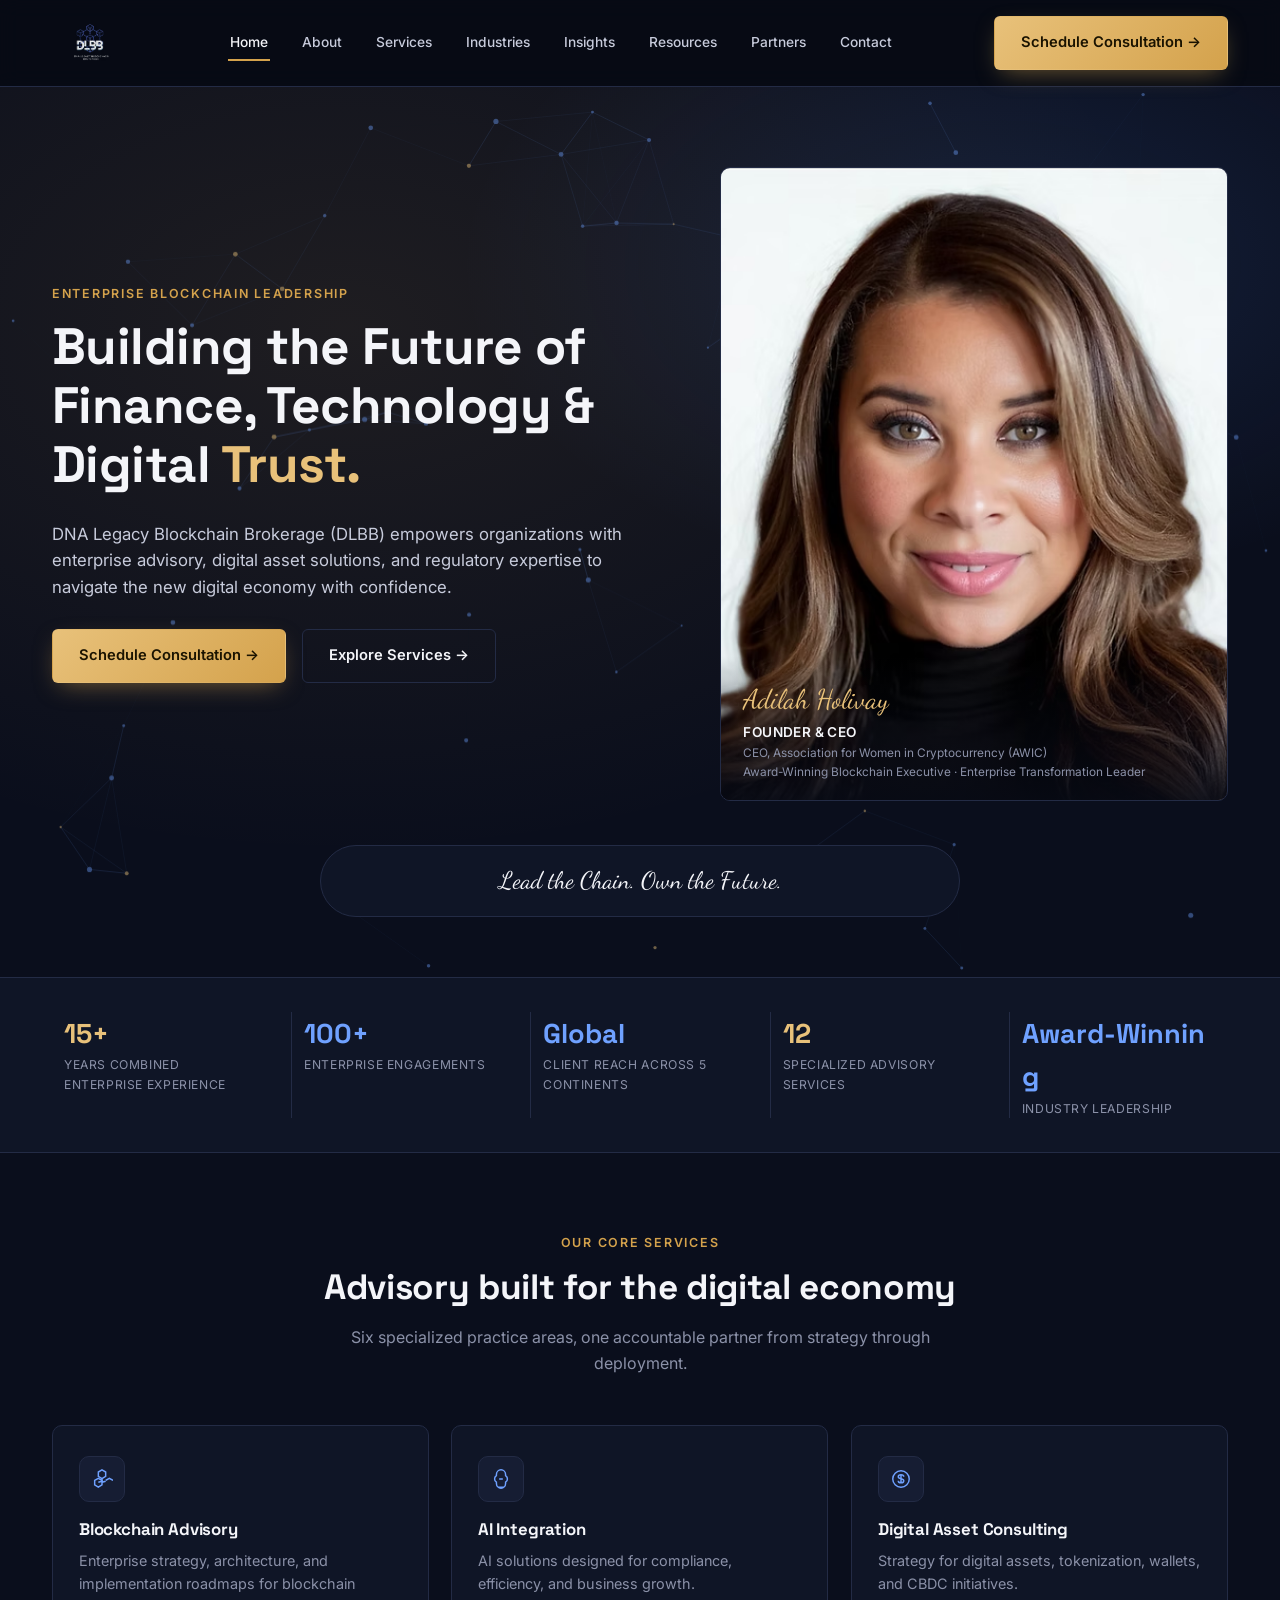
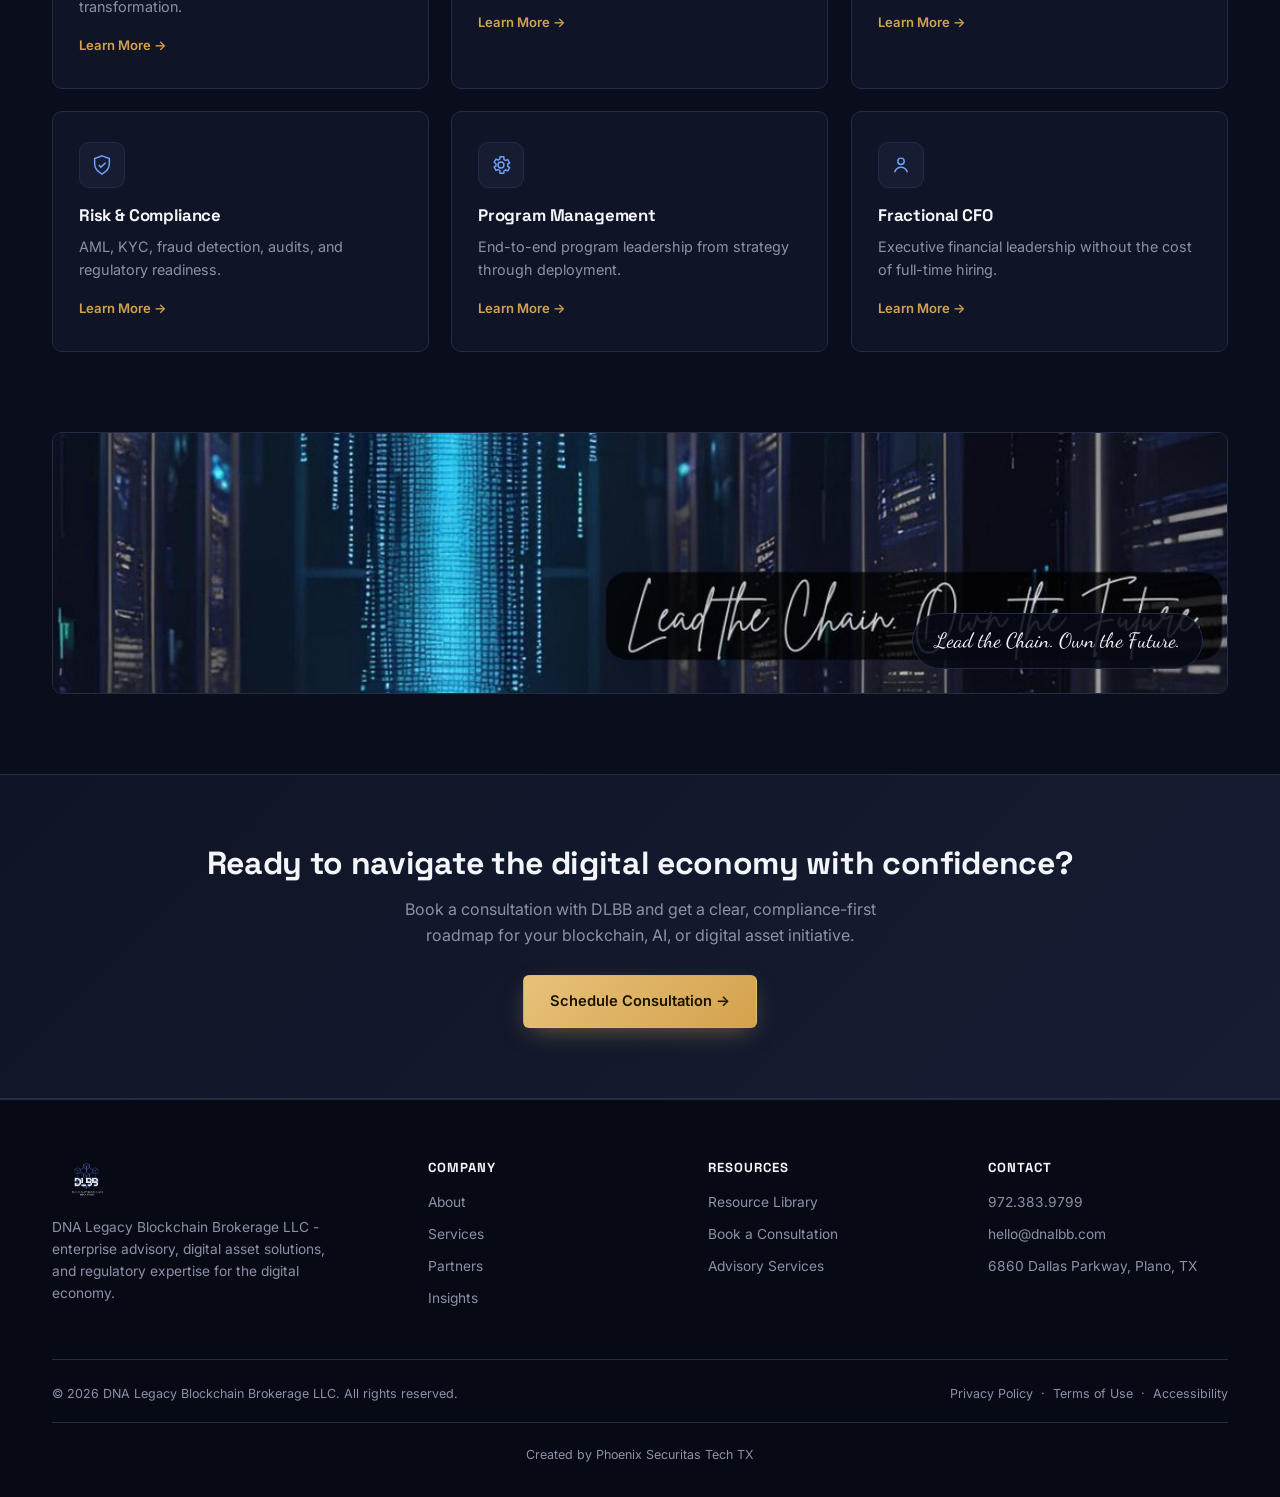
<file: index.html>
<!doctype html>
<html lang="en">
<head>
<meta charset="utf-8">
<meta name="viewport" content="width=device-width, initial-scale=1">
<title>Home | DLBB - DNA Legacy Blockchain Brokerage</title>
<meta name="description" content="Enterprise blockchain advisory, digital asset solutions, and regulatory expertise from DLBB.">
<link rel="preconnect" href="https://fonts.googleapis.com">
<link href="https://fonts.googleapis.com/css2?family=Space+Grotesk:wght@500;600;700&family=Inter:wght@400;500;600;700&family=Dancing+Script:wght@600;700&display=swap" rel="stylesheet">
<link rel="stylesheet" href="assets/style.css">

<script src="https://widgets.coingecko.com/coingecko-coin-price-marquee-widget.js"></script>
</head>
<body>
<a class="skip-link" href="#main-content">Skip to main content</a>
<header class="site">
  <div class="nav-row">
    <a class="brand" href="index.html">
      <img src="assets/logo.png" alt="DLBB - DNA Legacy Blockchain Brokerage logo">
    </a>
    <nav class="primary" id="primary-nav" aria-label="Primary navigation">
      <a href="index.html" class="active" aria-current="page">Home</a>
      <a href="about.html">About</a>
      <a href="services.html">Services</a>
      <a href="industries.html">Industries</a>
      <a href="insights.html">Insights</a>
      <a href="resources.html">Resources</a>
      <a href="partners.html">Partners</a>
      <a href="contact.html">Contact</a>
      <a href="contact.html" class="mobile-cta btn btn-gold">Schedule Consultation &rarr;</a>
    </nav>
    <div class="nav-cta">
      <a class="btn btn-gold" href="contact.html">Schedule Consultation &rarr;</a>
    </div>
    <button class="mobile-toggle" id="menu-toggle" aria-label="Open menu" aria-controls="primary-nav" aria-expanded="false">
      <span class="hamburger"></span>
    </button>
  </div>
</header>

<div class="market-ticker" aria-label="Live cryptocurrency market prices">
  <coingecko-coin-price-marquee-widget
    coin-ids="bitcoin,ethereum,solana,ripple,chainlink"
    currency="usd"
    locale="en">
  </coingecko-coin-price-marquee-widget>
</div>

<main id="main-content" tabindex="-1">

<section class="hero">
  <div class="wrap hero-grid">
    <div>
      <span class="eyebrow">Enterprise Blockchain Leadership</span>
      <h1>Building the Future of Finance, Technology &amp; Digital <span class="accent">Trust.</span></h1>
      <p class="lead">DNA Legacy Blockchain Brokerage (DLBB) empowers organizations with enterprise advisory, digital asset solutions, and regulatory expertise to navigate the new digital economy with confidence.</p>
      <div class="hero-actions">
        <a class="btn btn-gold" href="contact.html">Schedule Consultation &rarr;</a>
        <a class="btn btn-outline" href="services.html">Explore Services &rarr;</a>
      </div>
    </div>
    <div class="hero-photo">
      <img src="assets/founder.png" alt="Adilah Holivay, Founder and CEO of DLBB">
      <div class="caption">
        <div class="sig">Adilah Holivay</div>
        <div class="role">FOUNDER &amp; CEO</div>
        <div class="sub">CEO, Association for Women in Cryptocurrency (AWIC)<br>Award-Winning Blockchain Executive &middot; Enterprise Transformation Leader</div>
      </div>
    </div>
  </div>
  <div class="wrap">
    <div class="tagline-bar"><span>Lead the Chain. Own the Future.</span></div>
  </div>
</section>

<section class="stats" style="padding-top:34px;padding-bottom:34px;">
  <div class="wrap stats-row">
    <div class="stat"><div class="num gold">15+</div><div class="label">Years Combined Enterprise Experience</div></div>
    <div class="stat"><div class="num">100+</div><div class="label">Enterprise Engagements</div></div>
    <div class="stat"><div class="num">Global</div><div class="label">Client Reach Across 5 Continents</div></div>
    <div class="stat"><div class="num gold">12</div><div class="label">Specialized Advisory Services</div></div>
    <div class="stat"><div class="num">Award&#8209;Winning</div><div class="label">Industry Leadership</div></div>
  </div>
</section>

<section id="services">
  <div class="wrap">
    <div class="section-head">
      <span class="eyebrow">Our Core Services</span>
      <h2>Advisory built for the digital economy</h2>
      <p>Six specialized practice areas, one accountable partner from strategy through deployment.</p>
    </div>
    <div class="grid grid-3">
    <div class="card">
      <div class="icon"><svg width="22" height="22" viewBox="0 0 24 24" fill="none" stroke="currentColor" stroke-width="1.6"><path d="M12 2l4 2.4v4.8L12 11.6 8 9.2V4.4L12 2z"/><path d="M4 13.6l4-2.4 4 2.4v4.8l-4 2.4-4-2.4v-4.8z"/><path d="M16 13.6l4-2.4 4 2.4"/><path d="M12 11.6v3.6M8 15.6l4-1.2M16 14.4l-4 1.2"/></svg></div>
      <h3>Blockchain Advisory</h3>
      <p>Enterprise strategy, architecture, and implementation roadmaps for blockchain transformation.</p>
      <a class="learn" href="services.html">Learn More &rarr;</a>
    </div>
    <div class="card">
      <div class="icon"><svg width="22" height="22" viewBox="0 0 24 24" fill="none" stroke="currentColor" stroke-width="1.6"><path d="M12 2a5 5 0 0 0-5 5v1.3A4 4 0 0 0 5 12a4 4 0 0 0 2 3.5V17a5 5 0 0 0 10 0v-1.5A4 4 0 0 0 19 12a4 4 0 0 0-2-3.7V7a5 5 0 0 0-5-5z"/><path d="M9 21h6M10 12h4"/></svg></div>
      <h3>AI Integration</h3>
      <p>AI solutions designed for compliance, efficiency, and business growth.</p>
      <a class="learn" href="services.html">Learn More &rarr;</a>
    </div>
    <div class="card">
      <div class="icon"><svg width="22" height="22" viewBox="0 0 24 24" fill="none" stroke="currentColor" stroke-width="1.6"><circle cx="12" cy="12" r="9"/><path d="M12 7v10M15 9.5c0-1.4-1.3-2.2-3-2.2s-3 .9-3 2.2c0 3 6 1.3 6 4.3 0 1.4-1.3 2.4-3 2.4s-3-.9-3-2.3"/></svg></div>
      <h3>Digital Asset Consulting</h3>
      <p>Strategy for digital assets, tokenization, wallets, and CBDC initiatives.</p>
      <a class="learn" href="services.html">Learn More &rarr;</a>
    </div>
    <div class="card">
      <div class="icon"><svg width="22" height="22" viewBox="0 0 24 24" fill="none" stroke="currentColor" stroke-width="1.6"><path d="M12 2l8 3v6c0 5-3.4 8.4-8 11-4.6-2.6-8-6-8-11V5l8-3z"/><path d="M8.5 12l2.3 2.3L16 9.5"/></svg></div>
      <h3>Risk &amp; Compliance</h3>
      <p>AML, KYC, fraud detection, audits, and regulatory readiness.</p>
      <a class="learn" href="services.html">Learn More &rarr;</a>
    </div>
    <div class="card">
      <div class="icon"><svg width="22" height="22" viewBox="0 0 24 24" fill="none" stroke="currentColor" stroke-width="1.6"><circle cx="12" cy="12" r="3.2"/><path d="M19.4 13a7.6 7.6 0 0 0 0-2l2-1.5-2-3.4-2.4 1a7.6 7.6 0 0 0-1.7-1L15 3h-4l-.3 2.6a7.6 7.6 0 0 0-1.7 1l-2.4-1-2 3.4L6.6 11a7.6 7.6 0 0 0 0 2l-2 1.5 2 3.4 2.4-1a7.6 7.6 0 0 0 1.7 1L11 21h4l.3-2.6a7.6 7.6 0 0 0 1.7-1l2.4 1 2-3.4-2-1.5z"/></svg></div>
      <h3>Program Management</h3>
      <p>End-to-end program leadership from strategy through deployment.</p>
      <a class="learn" href="services.html">Learn More &rarr;</a>
    </div>
    <div class="card">
      <div class="icon"><svg width="22" height="22" viewBox="0 0 24 24" fill="none" stroke="currentColor" stroke-width="1.6"><circle cx="12" cy="8" r="3.5"/><path d="M5 20c1.2-3.6 4-5.5 7-5.5s5.8 1.9 7 5.5"/></svg></div>
      <h3>Fractional CFO</h3>
      <p>Executive financial leadership without the cost of full-time hiring.</p>
      <a class="learn" href="services.html">Learn More &rarr;</a>
    </div>
  </div>

  </div>
</section>

<section style="padding-top:0;">
  <div class="wrap">
    <div class="banner-block">
      <img src="assets/banner.jpg" alt="Server hall with a stream of illuminated data cascading through the aisle">
      <div class="overlay-tag">Lead the Chain. Own the Future.</div>
    </div>
  </div>
</section>

<section class="cta-band">
  <div class="wrap">
    <h2>Ready to navigate the digital economy with confidence?</h2>
    <p>Book a consultation with DLBB and get a clear, compliance-first roadmap for your blockchain, AI, or digital asset initiative.</p>
    <a class="btn btn-gold" href="contact.html">Schedule Consultation &rarr;</a>
  </div>
</section>
</main>
<footer class="site">
  <div class="wrap">
    <div class="footer-grid">
      <div>
        <div class="brand" style="margin-bottom:16px;">
          <img src="assets/logo.png" alt="DLBB logo" style="height:40px;">
        </div>
        <p style="font-size:.86rem;color:var(--text-low);max-width:32ch;">DNA Legacy Blockchain Brokerage LLC - enterprise advisory, digital asset solutions, and regulatory expertise for the digital economy.</p>
      </div>
      <div>
        <h4>Company</h4>
        <a href="about.html">About</a>
        <a href="services.html">Services</a>
        <a href="partners.html">Partners</a>
        <a href="insights.html">Insights</a>
      </div>
      <div>
        <h4>Resources</h4>
        <a href="resources.html">Resource Library</a>
        <a href="contact.html">Book a Consultation</a>
        <a href="index.html#services">Advisory Services</a>
      </div>
      <div>
        <h4>Contact</h4>
        <a href="tel:9723839799">972.383.9799</a>
        <a href="mailto:hello@dnalbb.com">hello@dnalbb.com</a>
        <a href="contact.html">6860 Dallas Parkway, Plano, TX</a>
      </div>
    </div>
    <div class="footer-bottom">
      <span>&copy; 2026 DNA Legacy Blockchain Brokerage LLC. All rights reserved.</span>
      <span>
        <a href="#">Privacy Policy</a> &nbsp;&middot;&nbsp;
        <a href="#">Terms of Use</a> &nbsp;&middot;&nbsp;
        <a href="#">Accessibility</a>
      </span>
    </div>
    <div class="footer-credit">
      <a href="https://tree.phoenixsecuritas.com" target="_blank" rel="noopener">Created by Phoenix Securitas Tech TX</a>
    </div>
  </div>
</footer>
<script src="assets/script.js" defer></script>
</body>
</html>
</file>
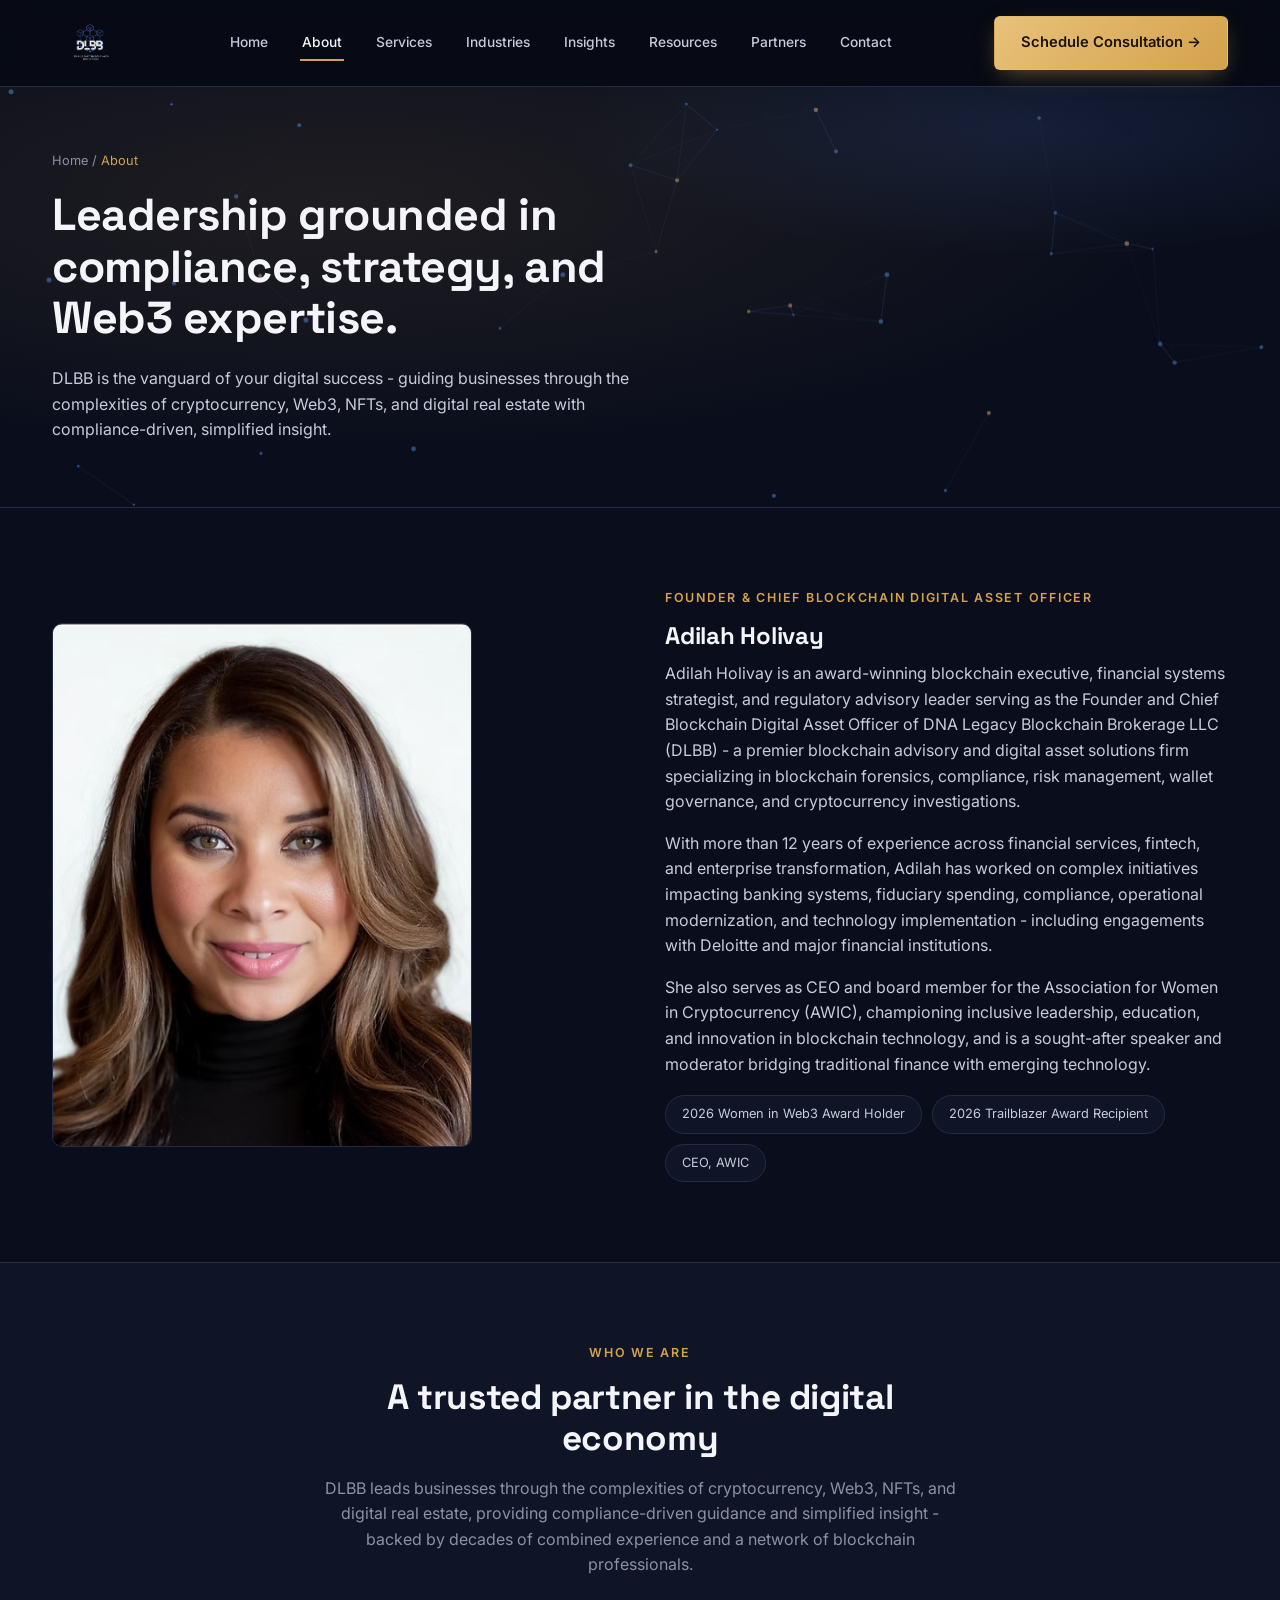
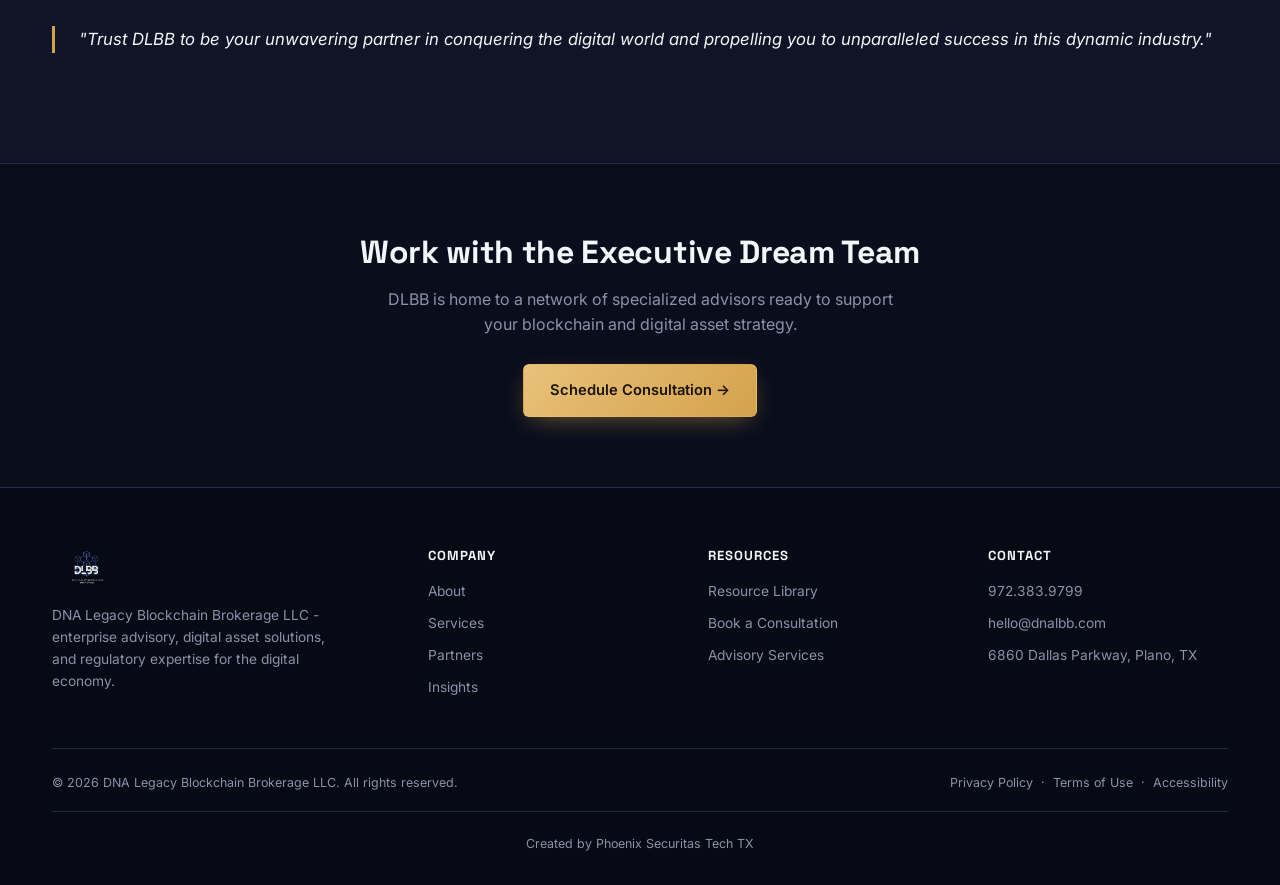
<file: about.html>
<!doctype html>
<html lang="en">
<head>
<meta charset="utf-8">
<meta name="viewport" content="width=device-width, initial-scale=1">
<title>About | DLBB - DNA Legacy Blockchain Brokerage</title>
<meta name="description" content="Meet Adilah Holivay and the team behind DLBB's blockchain advisory and compliance leadership.">
<link rel="preconnect" href="https://fonts.googleapis.com">
<link href="https://fonts.googleapis.com/css2?family=Space+Grotesk:wght@500;600;700&family=Inter:wght@400;500;600;700&family=Dancing+Script:wght@600;700&display=swap" rel="stylesheet">
<link rel="stylesheet" href="assets/style.css">
</head>
<body>
<a class="skip-link" href="#main-content">Skip to main content</a>
<header class="site">
  <div class="nav-row">
    <a class="brand" href="index.html">
      <img src="assets/logo.png" alt="DLBB - DNA Legacy Blockchain Brokerage logo">
    </a>
    <nav class="primary" id="primary-nav" aria-label="Primary navigation">
      <a href="index.html">Home</a>
      <a href="about.html" class="active" aria-current="page">About</a>
      <a href="services.html">Services</a>
      <a href="industries.html">Industries</a>
      <a href="insights.html">Insights</a>
      <a href="resources.html">Resources</a>
      <a href="partners.html">Partners</a>
      <a href="contact.html">Contact</a>
      <a href="contact.html" class="mobile-cta btn btn-gold">Schedule Consultation &rarr;</a>
    </nav>
    <div class="nav-cta">
      <a class="btn btn-gold" href="contact.html">Schedule Consultation &rarr;</a>
    </div>
    <button class="mobile-toggle" id="menu-toggle" aria-label="Open menu" aria-controls="primary-nav" aria-expanded="false">
      <span class="hamburger"></span>
    </button>
  </div>
</header>
<main id="main-content" tabindex="-1">

<section class="page-hero">
  <div class="wrap">
    <div class="breadcrumb"><a href="index.html">Home</a> / <span class="accent">About</span></div>
    <h1>Leadership grounded in compliance, strategy, and Web3 expertise.</h1>
    <p>DLBB is the vanguard of your digital success - guiding businesses through the complexities of cryptocurrency, Web3, NFTs, and digital real estate with compliance-driven, simplified insight.</p>
  </div>
</section>

<section>
  <div class="wrap two-col">
    <div class="hero-photo" style="max-width:420px;">
      <img src="assets/founder.png" alt="Adilah Holivay, Founder and Chief Blockchain Digital Asset Officer of DLBB">
    </div>
    <div>
      <span class="eyebrow">Founder &amp; Chief Blockchain Digital Asset Officer</span>
      <h2>Adilah Holivay</h2>
      <p>Adilah Holivay is an award-winning blockchain executive, financial systems strategist, and regulatory advisory leader serving as the Founder and Chief Blockchain Digital Asset Officer of DNA Legacy Blockchain Brokerage LLC (DLBB) - a premier blockchain advisory and digital asset solutions firm specializing in blockchain forensics, compliance, risk management, wallet governance, and cryptocurrency investigations.</p>
      <p>With more than 12 years of experience across financial services, fintech, and enterprise transformation, Adilah has worked on complex initiatives impacting banking systems, fiduciary spending, compliance, operational modernization, and technology implementation - including engagements with Deloitte and major financial institutions.</p>
      <p>She also serves as CEO and board member for the Association for Women in Cryptocurrency (AWIC), championing inclusive leadership, education, and innovation in blockchain technology, and is a sought-after speaker and moderator bridging traditional finance with emerging technology.</p>
      <div class="pill-list">
        <span class="pill">2026 Women in Web3 Award Holder</span>
        <span class="pill">2026 Trailblazer Award Recipient</span>
        <span class="pill">CEO, AWIC</span>
      </div>
    </div>
  </div>
</section>

<section style="background:var(--navy-800);border-top:1px solid var(--panel-border);border-bottom:1px solid var(--panel-border);">
  <div class="wrap">
    <div class="section-head">
      <span class="eyebrow">Who We Are</span>
      <h2>A trusted partner in the digital economy</h2>
      <p>DLBB leads businesses through the complexities of cryptocurrency, Web3, NFTs, and digital real estate, providing compliance-driven guidance and simplified insight - backed by decades of combined experience and a network of blockchain professionals.</p>
    </div>
    <div class="quote-block">"Trust DLBB to be your unwavering partner in conquering the digital world and propelling you to unparalleled success in this dynamic industry."</div>
  </div>
</section>

<section class="cta-band" style="border:none;background:var(--navy-900);">
  <div class="wrap">
    <h2>Work with the Executive Dream Team</h2>
    <p>DLBB is home to a network of specialized advisors ready to support your blockchain and digital asset strategy.</p>
    <a class="btn btn-gold" href="contact.html">Schedule Consultation &rarr;</a>
  </div>
</section>
</main>
<footer class="site">
  <div class="wrap">
    <div class="footer-grid">
      <div>
        <div class="brand" style="margin-bottom:16px;">
          <img src="assets/logo.png" alt="DLBB logo" style="height:40px;">
        </div>
        <p style="font-size:.86rem;color:var(--text-low);max-width:32ch;">DNA Legacy Blockchain Brokerage LLC - enterprise advisory, digital asset solutions, and regulatory expertise for the digital economy.</p>
      </div>
      <div>
        <h4>Company</h4>
        <a href="about.html">About</a>
        <a href="services.html">Services</a>
        <a href="partners.html">Partners</a>
        <a href="insights.html">Insights</a>
      </div>
      <div>
        <h4>Resources</h4>
        <a href="resources.html">Resource Library</a>
        <a href="contact.html">Book a Consultation</a>
        <a href="index.html#services">Advisory Services</a>
      </div>
      <div>
        <h4>Contact</h4>
        <a href="tel:9723839799">972.383.9799</a>
        <a href="mailto:hello@dnalbb.com">hello@dnalbb.com</a>
        <a href="contact.html">6860 Dallas Parkway, Plano, TX</a>
      </div>
    </div>
    <div class="footer-bottom">
      <span>&copy; 2026 DNA Legacy Blockchain Brokerage LLC. All rights reserved.</span>
      <span>
        <a href="#">Privacy Policy</a> &nbsp;&middot;&nbsp;
        <a href="#">Terms of Use</a> &nbsp;&middot;&nbsp;
        <a href="#">Accessibility</a>
      </span>
    </div>
    <div class="footer-credit">
      <a href="https://tree.phoenixsecuritas.com" target="_blank" rel="noopener">Created by Phoenix Securitas Tech TX</a>
    </div>
  </div>
</footer>
<script src="assets/script.js" defer></script>
</body>
</html>
</file>
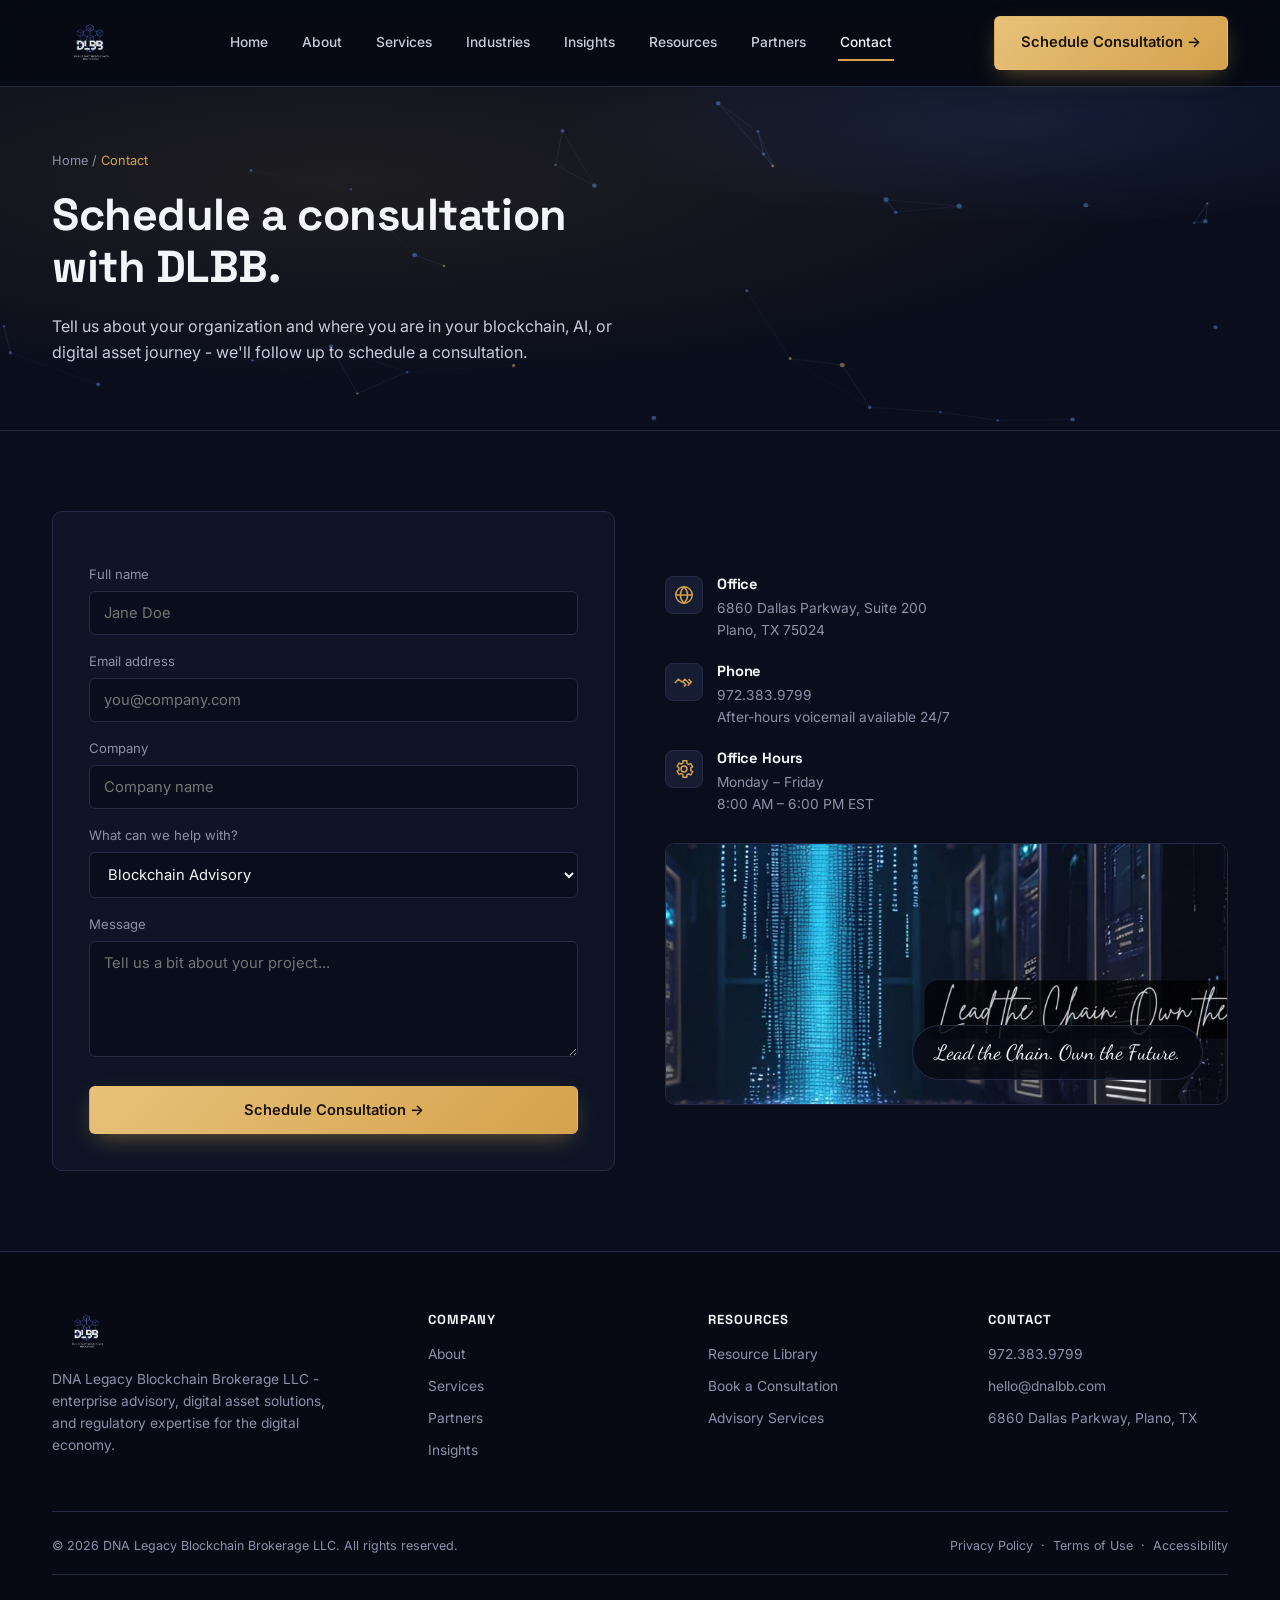
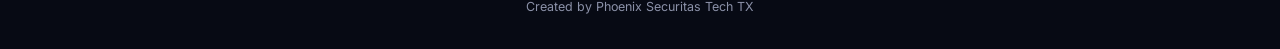
<file: contact.html>
<!doctype html>
<html lang="en">
<head>
<meta charset="utf-8">
<meta name="viewport" content="width=device-width, initial-scale=1">
<title>Contact | DLBB - DNA Legacy Blockchain Brokerage</title>
<meta name="description" content="Schedule a consultation with DLBB's blockchain and digital asset advisory team.">
<link rel="preconnect" href="https://fonts.googleapis.com">
<link href="https://fonts.googleapis.com/css2?family=Space+Grotesk:wght@500;600;700&family=Inter:wght@400;500;600;700&family=Dancing+Script:wght@600;700&display=swap" rel="stylesheet">
<link rel="stylesheet" href="assets/style.css">
</head>
<body>
<a class="skip-link" href="#main-content">Skip to main content</a>
<header class="site">
  <div class="nav-row">
    <a class="brand" href="index.html">
      <img src="assets/logo.png" alt="DLBB - DNA Legacy Blockchain Brokerage logo">
    </a>
    <nav class="primary" id="primary-nav" aria-label="Primary navigation">
      <a href="index.html">Home</a>
      <a href="about.html">About</a>
      <a href="services.html">Services</a>
      <a href="industries.html">Industries</a>
      <a href="insights.html">Insights</a>
      <a href="resources.html">Resources</a>
      <a href="partners.html">Partners</a>
      <a href="contact.html" class="active" aria-current="page">Contact</a>
      <a href="contact.html" class="mobile-cta btn btn-gold">Schedule Consultation &rarr;</a>
    </nav>
    <div class="nav-cta">
      <a class="btn btn-gold" href="contact.html">Schedule Consultation &rarr;</a>
    </div>
    <button class="mobile-toggle" id="menu-toggle" aria-label="Open menu" aria-controls="primary-nav" aria-expanded="false">
      <span class="hamburger"></span>
    </button>
  </div>
</header>
<main id="main-content" tabindex="-1">

<section class="page-hero">
  <div class="wrap">
    <div class="breadcrumb"><a href="index.html">Home</a> / <span class="accent">Contact</span></div>
    <h1>Schedule a consultation with DLBB.</h1>
    <p>Tell us about your organization and where you are in your blockchain, AI, or digital asset journey - we'll follow up to schedule a consultation.</p>
  </div>
</section>

<section>
  <div class="wrap two-col">
    <form class="form-block">
      <label for="name">Full name</label>
      <input id="name" type="text" placeholder="Jane Doe">
      <label for="email">Email address</label>
      <input id="email" type="email" placeholder="you@company.com">
      <label for="company">Company</label>
      <input id="company" type="text" placeholder="Company name">
      <label for="topic">What can we help with?</label>
      <select id="topic">
        <option>Blockchain Advisory</option>
        <option>AI Integration</option>
        <option>Digital Asset Consulting</option>
        <option>Risk &amp; Compliance</option>
        <option>Program Management</option>
        <option>Fractional CFO</option>
      </select>
      <label for="message">Message</label>
      <textarea id="message" rows="5" placeholder="Tell us a bit about your project..."></textarea>
      <button class="btn btn-gold" style="margin-top:22px;width:100%;justify-content:center;" type="submit">Schedule Consultation &rarr;</button>
    </form>
    <div>
      <div class="contact-info-row">
        <div class="icon"><svg width="22" height="22" viewBox="0 0 24 24" fill="none" stroke="currentColor" stroke-width="1.6"><circle cx="12" cy="12" r="9"/><path d="M3 12h18M12 3c2.5 2.6 4 5.7 4 9s-1.5 6.4-4 9c-2.5-2.6-4-5.7-4-9s1.5-6.4 4-9z"/></svg></div>
        <div><h4>Office</h4><p>6860 Dallas Parkway, Suite 200<br>Plano, TX 75024</p></div>
      </div>
      <div class="contact-info-row">
        <div class="icon"><svg width="22" height="22" viewBox="0 0 24 24" fill="none" stroke="currentColor" stroke-width="1.6"><path d="M2 13l4-4 4 3 3-3 5 5"/><path d="M11 12l3 3-2 2M17 9l3 3-4 4"/></svg></div>
        <div><h4>Phone</h4><p>972.383.9799<br>After-hours voicemail available 24/7</p></div>
      </div>
      <div class="contact-info-row">
        <div class="icon"><svg width="22" height="22" viewBox="0 0 24 24" fill="none" stroke="currentColor" stroke-width="1.6"><circle cx="12" cy="12" r="3.2"/><path d="M19.4 13a7.6 7.6 0 0 0 0-2l2-1.5-2-3.4-2.4 1a7.6 7.6 0 0 0-1.7-1L15 3h-4l-.3 2.6a7.6 7.6 0 0 0-1.7 1l-2.4-1-2 3.4L6.6 11a7.6 7.6 0 0 0 0 2l-2 1.5 2 3.4 2.4-1a7.6 7.6 0 0 0 1.7 1L11 21h4l.3-2.6a7.6 7.6 0 0 0 1.7-1l2.4 1 2-3.4-2-1.5z"/></svg></div>
        <div><h4>Office Hours</h4><p>Monday &ndash; Friday<br>8:00 AM &ndash; 6:00 PM EST</p></div>
      </div>
      <div class="banner-block" style="margin-top:28px;">
        <img src="assets/banner.jpg" alt="Illuminated data stream through a server hall">
        <div class="overlay-tag">Lead the Chain. Own the Future.</div>
      </div>
    </div>
  </div>
</section>
</main>
<footer class="site">
  <div class="wrap">
    <div class="footer-grid">
      <div>
        <div class="brand" style="margin-bottom:16px;">
          <img src="assets/logo.png" alt="DLBB logo" style="height:40px;">
        </div>
        <p style="font-size:.86rem;color:var(--text-low);max-width:32ch;">DNA Legacy Blockchain Brokerage LLC - enterprise advisory, digital asset solutions, and regulatory expertise for the digital economy.</p>
      </div>
      <div>
        <h4>Company</h4>
        <a href="about.html">About</a>
        <a href="services.html">Services</a>
        <a href="partners.html">Partners</a>
        <a href="insights.html">Insights</a>
      </div>
      <div>
        <h4>Resources</h4>
        <a href="resources.html">Resource Library</a>
        <a href="contact.html">Book a Consultation</a>
        <a href="index.html#services">Advisory Services</a>
      </div>
      <div>
        <h4>Contact</h4>
        <a href="tel:9723839799">972.383.9799</a>
        <a href="mailto:hello@dnalbb.com">hello@dnalbb.com</a>
        <a href="contact.html">6860 Dallas Parkway, Plano, TX</a>
      </div>
    </div>
    <div class="footer-bottom">
      <span>&copy; 2026 DNA Legacy Blockchain Brokerage LLC. All rights reserved.</span>
      <span>
        <a href="#">Privacy Policy</a> &nbsp;&middot;&nbsp;
        <a href="#">Terms of Use</a> &nbsp;&middot;&nbsp;
        <a href="#">Accessibility</a>
      </span>
    </div>
    <div class="footer-credit">
      <a href="https://tree.phoenixsecuritas.com" target="_blank" rel="noopener">Created by Phoenix Securitas Tech TX</a>
    </div>
  </div>
</footer>
<script src="assets/script.js" defer></script>
</body>
</html>
</file>
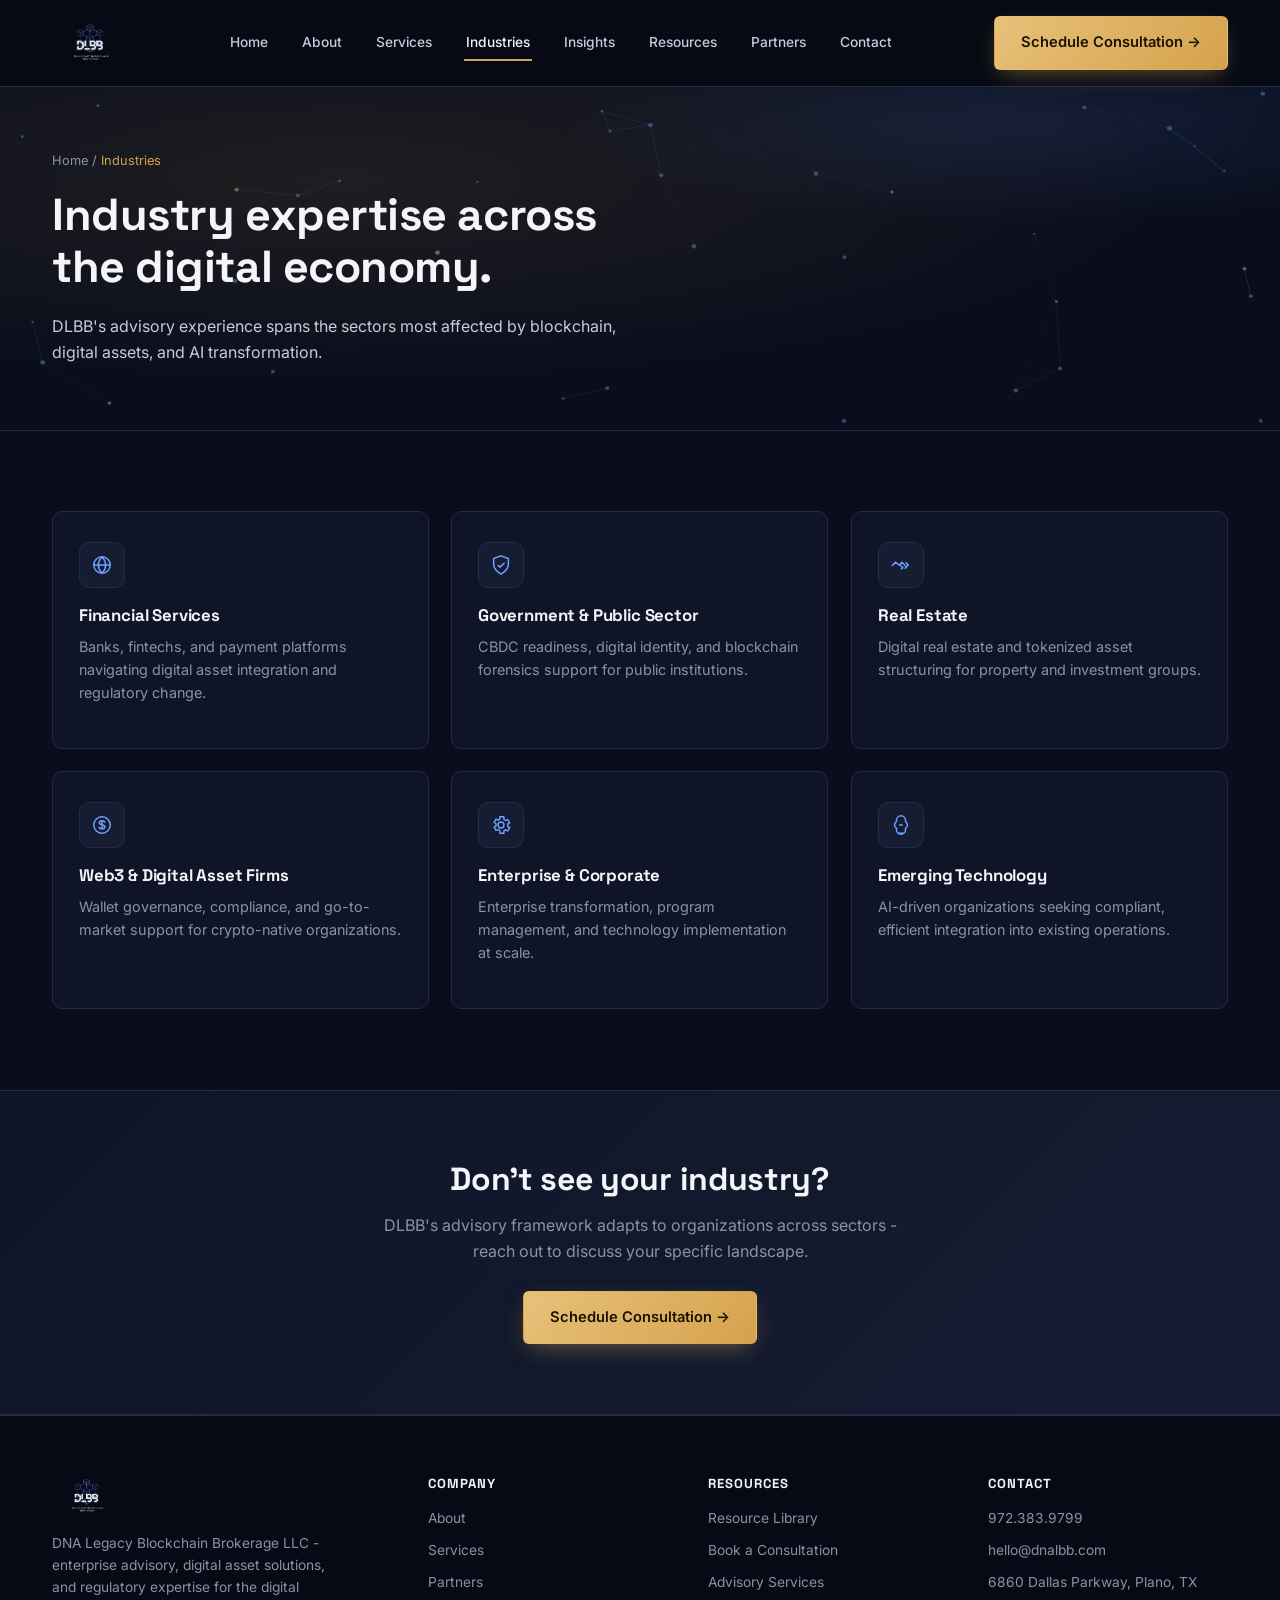
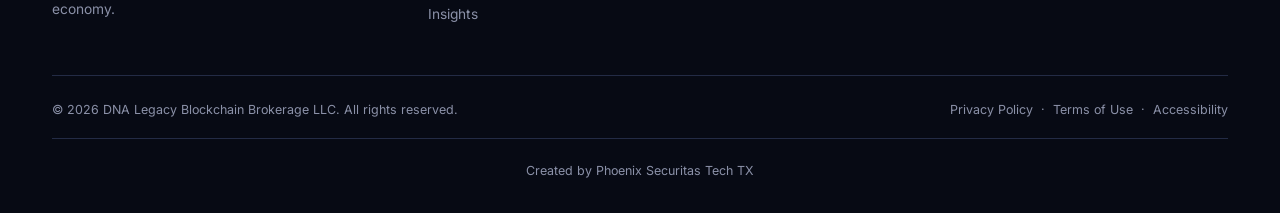
<file: industries.html>
<!doctype html>
<html lang="en">
<head>
<meta charset="utf-8">
<meta name="viewport" content="width=device-width, initial-scale=1">
<title>Industries | DLBB - DNA Legacy Blockchain Brokerage</title>
<meta name="description" content="Industry expertise spanning financial services, government, real estate, and Web3.">
<link rel="preconnect" href="https://fonts.googleapis.com">
<link href="https://fonts.googleapis.com/css2?family=Space+Grotesk:wght@500;600;700&family=Inter:wght@400;500;600;700&family=Dancing+Script:wght@600;700&display=swap" rel="stylesheet">
<link rel="stylesheet" href="assets/style.css">
</head>
<body>
<a class="skip-link" href="#main-content">Skip to main content</a>
<header class="site">
  <div class="nav-row">
    <a class="brand" href="index.html">
      <img src="assets/logo.png" alt="DLBB - DNA Legacy Blockchain Brokerage logo">
    </a>
    <nav class="primary" id="primary-nav" aria-label="Primary navigation">
      <a href="index.html">Home</a>
      <a href="about.html">About</a>
      <a href="services.html">Services</a>
      <a href="industries.html" class="active" aria-current="page">Industries</a>
      <a href="insights.html">Insights</a>
      <a href="resources.html">Resources</a>
      <a href="partners.html">Partners</a>
      <a href="contact.html">Contact</a>
      <a href="contact.html" class="mobile-cta btn btn-gold">Schedule Consultation &rarr;</a>
    </nav>
    <div class="nav-cta">
      <a class="btn btn-gold" href="contact.html">Schedule Consultation &rarr;</a>
    </div>
    <button class="mobile-toggle" id="menu-toggle" aria-label="Open menu" aria-controls="primary-nav" aria-expanded="false">
      <span class="hamburger"></span>
    </button>
  </div>
</header>
<main id="main-content" tabindex="-1">

<section class="page-hero">
  <div class="wrap">
    <div class="breadcrumb"><a href="index.html">Home</a> / <span class="accent">Industries</span></div>
    <h1>Industry expertise across the digital economy.</h1>
    <p>DLBB's advisory experience spans the sectors most affected by blockchain, digital assets, and AI transformation.</p>
  </div>
</section>

<section>
  <div class="wrap">
    <div class="grid grid-3">
    <div class="card">
      <div class="icon"><svg width="22" height="22" viewBox="0 0 24 24" fill="none" stroke="currentColor" stroke-width="1.6"><circle cx="12" cy="12" r="9"/><path d="M3 12h18M12 3c2.5 2.6 4 5.7 4 9s-1.5 6.4-4 9c-2.5-2.6-4-5.7-4-9s1.5-6.4 4-9z"/></svg></div>
      <h3>Financial Services</h3>
      <p>Banks, fintechs, and payment platforms navigating digital asset integration and regulatory change.</p>
    </div>
    <div class="card">
      <div class="icon"><svg width="22" height="22" viewBox="0 0 24 24" fill="none" stroke="currentColor" stroke-width="1.6"><path d="M12 2l8 3v6c0 5-3.4 8.4-8 11-4.6-2.6-8-6-8-11V5l8-3z"/><path d="M8.5 12l2.3 2.3L16 9.5"/></svg></div>
      <h3>Government &amp; Public Sector</h3>
      <p>CBDC readiness, digital identity, and blockchain forensics support for public institutions.</p>
    </div>
    <div class="card">
      <div class="icon"><svg width="22" height="22" viewBox="0 0 24 24" fill="none" stroke="currentColor" stroke-width="1.6"><path d="M2 13l4-4 4 3 3-3 5 5"/><path d="M11 12l3 3-2 2M17 9l3 3-4 4"/></svg></div>
      <h3>Real Estate</h3>
      <p>Digital real estate and tokenized asset structuring for property and investment groups.</p>
    </div>
    <div class="card">
      <div class="icon"><svg width="22" height="22" viewBox="0 0 24 24" fill="none" stroke="currentColor" stroke-width="1.6"><circle cx="12" cy="12" r="9"/><path d="M12 7v10M15 9.5c0-1.4-1.3-2.2-3-2.2s-3 .9-3 2.2c0 3 6 1.3 6 4.3 0 1.4-1.3 2.4-3 2.4s-3-.9-3-2.3"/></svg></div>
      <h3>Web3 &amp; Digital Asset Firms</h3>
      <p>Wallet governance, compliance, and go-to-market support for crypto-native organizations.</p>
    </div>
    <div class="card">
      <div class="icon"><svg width="22" height="22" viewBox="0 0 24 24" fill="none" stroke="currentColor" stroke-width="1.6"><circle cx="12" cy="12" r="3.2"/><path d="M19.4 13a7.6 7.6 0 0 0 0-2l2-1.5-2-3.4-2.4 1a7.6 7.6 0 0 0-1.7-1L15 3h-4l-.3 2.6a7.6 7.6 0 0 0-1.7 1l-2.4-1-2 3.4L6.6 11a7.6 7.6 0 0 0 0 2l-2 1.5 2 3.4 2.4-1a7.6 7.6 0 0 0 1.7 1L11 21h4l.3-2.6a7.6 7.6 0 0 0 1.7-1l2.4 1 2-3.4-2-1.5z"/></svg></div>
      <h3>Enterprise &amp; Corporate</h3>
      <p>Enterprise transformation, program management, and technology implementation at scale.</p>
    </div>
    <div class="card">
      <div class="icon"><svg width="22" height="22" viewBox="0 0 24 24" fill="none" stroke="currentColor" stroke-width="1.6"><path d="M12 2a5 5 0 0 0-5 5v1.3A4 4 0 0 0 5 12a4 4 0 0 0 2 3.5V17a5 5 0 0 0 10 0v-1.5A4 4 0 0 0 19 12a4 4 0 0 0-2-3.7V7a5 5 0 0 0-5-5z"/><path d="M9 21h6M10 12h4"/></svg></div>
      <h3>Emerging Technology</h3>
      <p>AI-driven organizations seeking compliant, efficient integration into existing operations.</p>
    </div>
  </div>

  </div>
</section>

<section class="cta-band">
  <div class="wrap">
    <h2>Don't see your industry?</h2>
    <p>DLBB's advisory framework adapts to organizations across sectors - reach out to discuss your specific landscape.</p>
    <a class="btn btn-gold" href="contact.html">Schedule Consultation &rarr;</a>
  </div>
</section>
</main>
<footer class="site">
  <div class="wrap">
    <div class="footer-grid">
      <div>
        <div class="brand" style="margin-bottom:16px;">
          <img src="assets/logo.png" alt="DLBB logo" style="height:40px;">
        </div>
        <p style="font-size:.86rem;color:var(--text-low);max-width:32ch;">DNA Legacy Blockchain Brokerage LLC - enterprise advisory, digital asset solutions, and regulatory expertise for the digital economy.</p>
      </div>
      <div>
        <h4>Company</h4>
        <a href="about.html">About</a>
        <a href="services.html">Services</a>
        <a href="partners.html">Partners</a>
        <a href="insights.html">Insights</a>
      </div>
      <div>
        <h4>Resources</h4>
        <a href="resources.html">Resource Library</a>
        <a href="contact.html">Book a Consultation</a>
        <a href="index.html#services">Advisory Services</a>
      </div>
      <div>
        <h4>Contact</h4>
        <a href="tel:9723839799">972.383.9799</a>
        <a href="mailto:hello@dnalbb.com">hello@dnalbb.com</a>
        <a href="contact.html">6860 Dallas Parkway, Plano, TX</a>
      </div>
    </div>
    <div class="footer-bottom">
      <span>&copy; 2026 DNA Legacy Blockchain Brokerage LLC. All rights reserved.</span>
      <span>
        <a href="#">Privacy Policy</a> &nbsp;&middot;&nbsp;
        <a href="#">Terms of Use</a> &nbsp;&middot;&nbsp;
        <a href="#">Accessibility</a>
      </span>
    </div>
    <div class="footer-credit">
      <a href="https://tree.phoenixsecuritas.com" target="_blank" rel="noopener">Created by Phoenix Securitas Tech TX</a>
    </div>
  </div>
</footer>
<script src="assets/script.js" defer></script>
</body>
</html>
</file>
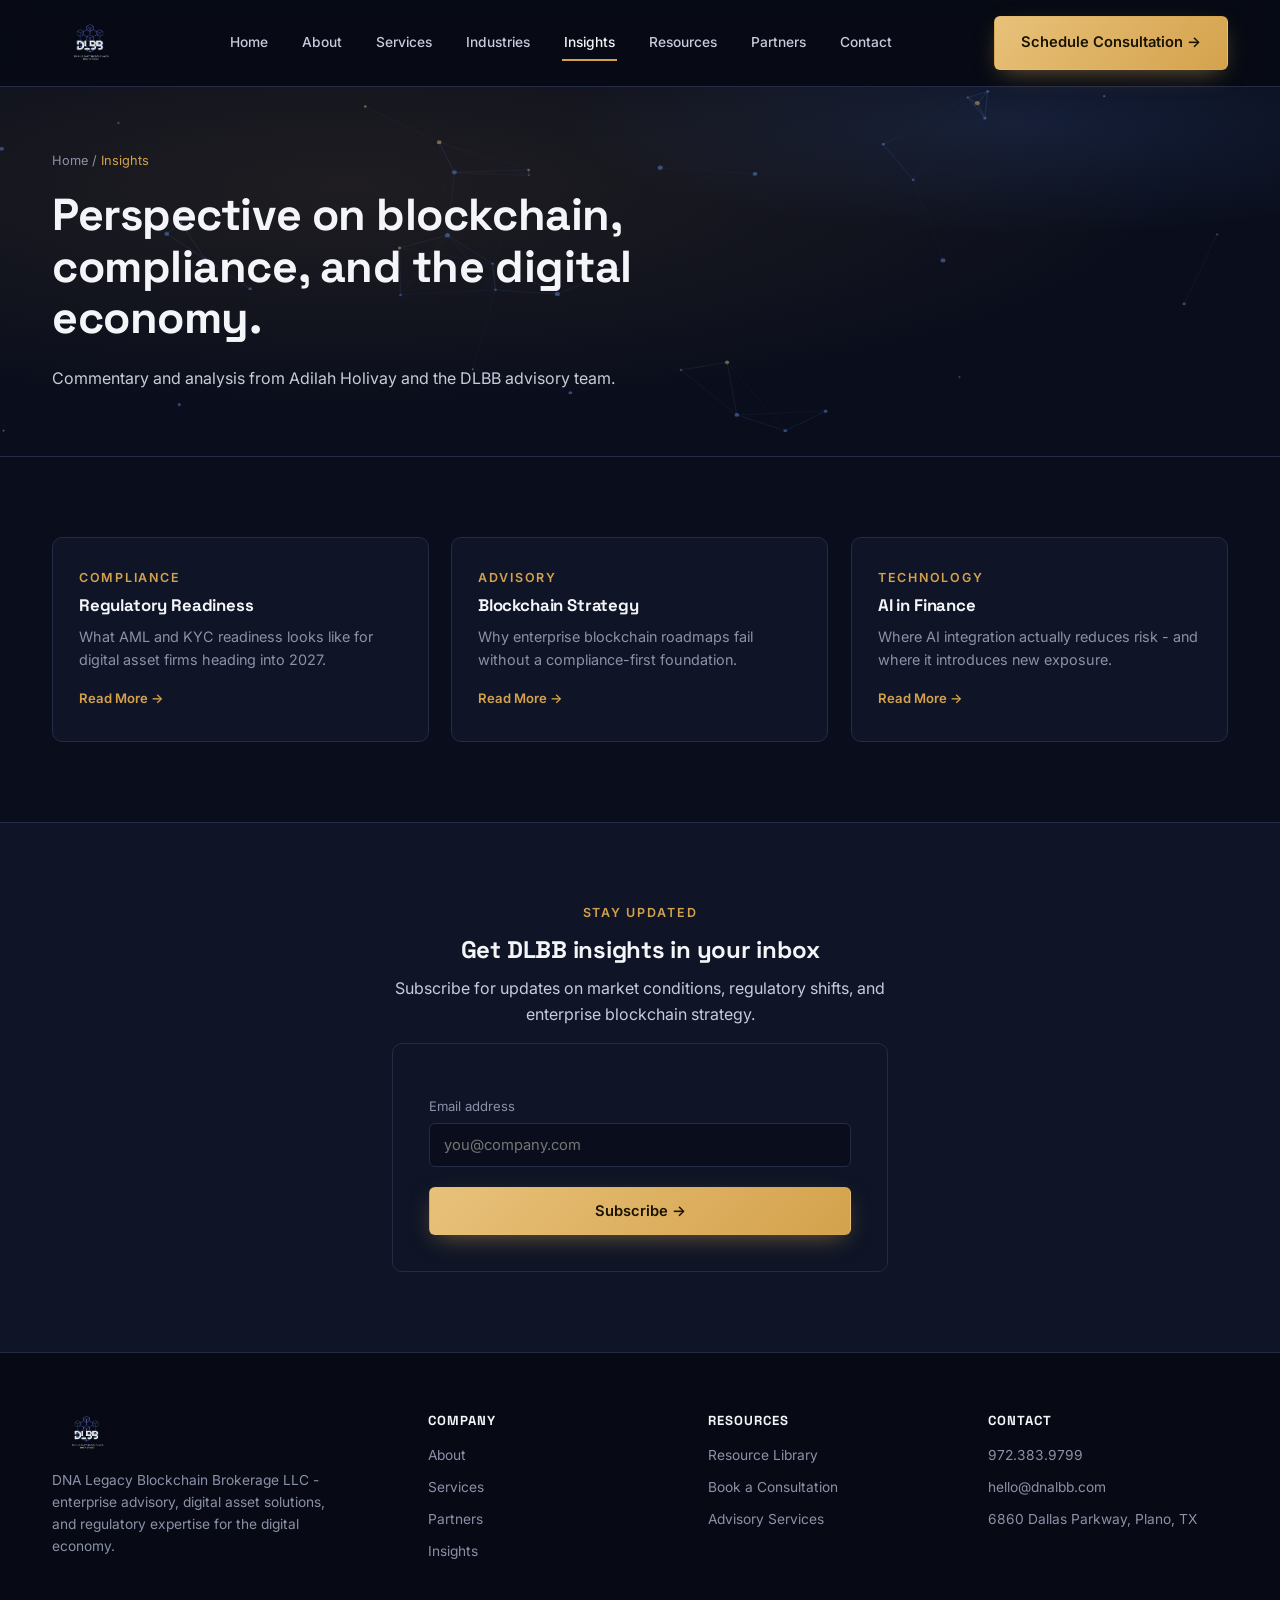
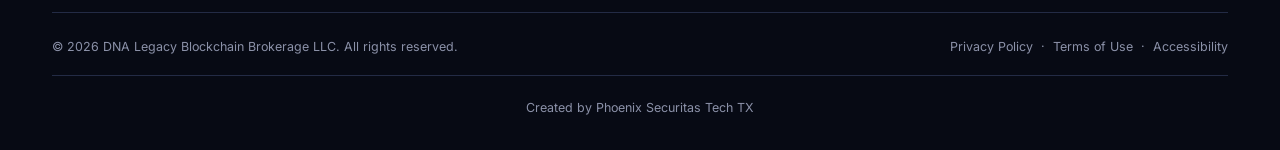
<file: insights.html>
<!doctype html>
<html lang="en">
<head>
<meta charset="utf-8">
<meta name="viewport" content="width=device-width, initial-scale=1">
<title>Insights | DLBB - DNA Legacy Blockchain Brokerage</title>
<meta name="description" content="Commentary and analysis on blockchain, compliance, and the digital economy from DLBB.">
<link rel="preconnect" href="https://fonts.googleapis.com">
<link href="https://fonts.googleapis.com/css2?family=Space+Grotesk:wght@500;600;700&family=Inter:wght@400;500;600;700&family=Dancing+Script:wght@600;700&display=swap" rel="stylesheet">
<link rel="stylesheet" href="assets/style.css">
</head>
<body>
<a class="skip-link" href="#main-content">Skip to main content</a>
<header class="site">
  <div class="nav-row">
    <a class="brand" href="index.html">
      <img src="assets/logo.png" alt="DLBB - DNA Legacy Blockchain Brokerage logo">
    </a>
    <nav class="primary" id="primary-nav" aria-label="Primary navigation">
      <a href="index.html">Home</a>
      <a href="about.html">About</a>
      <a href="services.html">Services</a>
      <a href="industries.html">Industries</a>
      <a href="insights.html" class="active" aria-current="page">Insights</a>
      <a href="resources.html">Resources</a>
      <a href="partners.html">Partners</a>
      <a href="contact.html">Contact</a>
      <a href="contact.html" class="mobile-cta btn btn-gold">Schedule Consultation &rarr;</a>
    </nav>
    <div class="nav-cta">
      <a class="btn btn-gold" href="contact.html">Schedule Consultation &rarr;</a>
    </div>
    <button class="mobile-toggle" id="menu-toggle" aria-label="Open menu" aria-controls="primary-nav" aria-expanded="false">
      <span class="hamburger"></span>
    </button>
  </div>
</header>
<main id="main-content" tabindex="-1">

<section class="page-hero">
  <div class="wrap">
    <div class="breadcrumb"><a href="index.html">Home</a> / <span class="accent">Insights</span></div>
    <h1>Perspective on blockchain, compliance, and the digital economy.</h1>
    <p>Commentary and analysis from Adilah Holivay and the DLBB advisory team.</p>
  </div>
</section>

<section>
  <div class="wrap">
    <div class="grid grid-3">
    <div class="card">
      <span class="eyebrow" style="margin-bottom:8px;">Compliance</span>
      <h3>Regulatory Readiness</h3>
      <p>What AML and KYC readiness looks like for digital asset firms heading into 2027.</p>
      <a class="learn" href="#">Read More &rarr;</a>
    </div>
    <div class="card">
      <span class="eyebrow" style="margin-bottom:8px;">Advisory</span>
      <h3>Blockchain Strategy</h3>
      <p>Why enterprise blockchain roadmaps fail without a compliance-first foundation.</p>
      <a class="learn" href="#">Read More &rarr;</a>
    </div>
    <div class="card">
      <span class="eyebrow" style="margin-bottom:8px;">Technology</span>
      <h3>AI in Finance</h3>
      <p>Where AI integration actually reduces risk - and where it introduces new exposure.</p>
      <a class="learn" href="#">Read More &rarr;</a>
    </div>
  </div>

  </div>
</section>

<section style="background:var(--navy-800);border-top:1px solid var(--panel-border);text-align:center;">
  <div class="wrap" style="max-width:560px;">
    <span class="eyebrow">Stay Updated</span>
    <h2>Get DLBB insights in your inbox</h2>
    <p>Subscribe for updates on market conditions, regulatory shifts, and enterprise blockchain strategy.</p>
    <form class="form-block" style="text-align:left;">
      <label for="insights-email">Email address</label>
      <input id="insights-email" type="email" placeholder="you@company.com">
      <button class="btn btn-gold" style="margin-top:20px;width:100%;justify-content:center;" type="submit">Subscribe &rarr;</button>
    </form>
  </div>
</section>
</main>
<footer class="site">
  <div class="wrap">
    <div class="footer-grid">
      <div>
        <div class="brand" style="margin-bottom:16px;">
          <img src="assets/logo.png" alt="DLBB logo" style="height:40px;">
        </div>
        <p style="font-size:.86rem;color:var(--text-low);max-width:32ch;">DNA Legacy Blockchain Brokerage LLC - enterprise advisory, digital asset solutions, and regulatory expertise for the digital economy.</p>
      </div>
      <div>
        <h4>Company</h4>
        <a href="about.html">About</a>
        <a href="services.html">Services</a>
        <a href="partners.html">Partners</a>
        <a href="insights.html">Insights</a>
      </div>
      <div>
        <h4>Resources</h4>
        <a href="resources.html">Resource Library</a>
        <a href="contact.html">Book a Consultation</a>
        <a href="index.html#services">Advisory Services</a>
      </div>
      <div>
        <h4>Contact</h4>
        <a href="tel:9723839799">972.383.9799</a>
        <a href="mailto:hello@dnalbb.com">hello@dnalbb.com</a>
        <a href="contact.html">6860 Dallas Parkway, Plano, TX</a>
      </div>
    </div>
    <div class="footer-bottom">
      <span>&copy; 2026 DNA Legacy Blockchain Brokerage LLC. All rights reserved.</span>
      <span>
        <a href="#">Privacy Policy</a> &nbsp;&middot;&nbsp;
        <a href="#">Terms of Use</a> &nbsp;&middot;&nbsp;
        <a href="#">Accessibility</a>
      </span>
    </div>
    <div class="footer-credit">
      <a href="https://tree.phoenixsecuritas.com" target="_blank" rel="noopener">Created by Phoenix Securitas Tech TX</a>
    </div>
  </div>
</footer>
<script src="assets/script.js" defer></script>
</body>
</html>
</file>
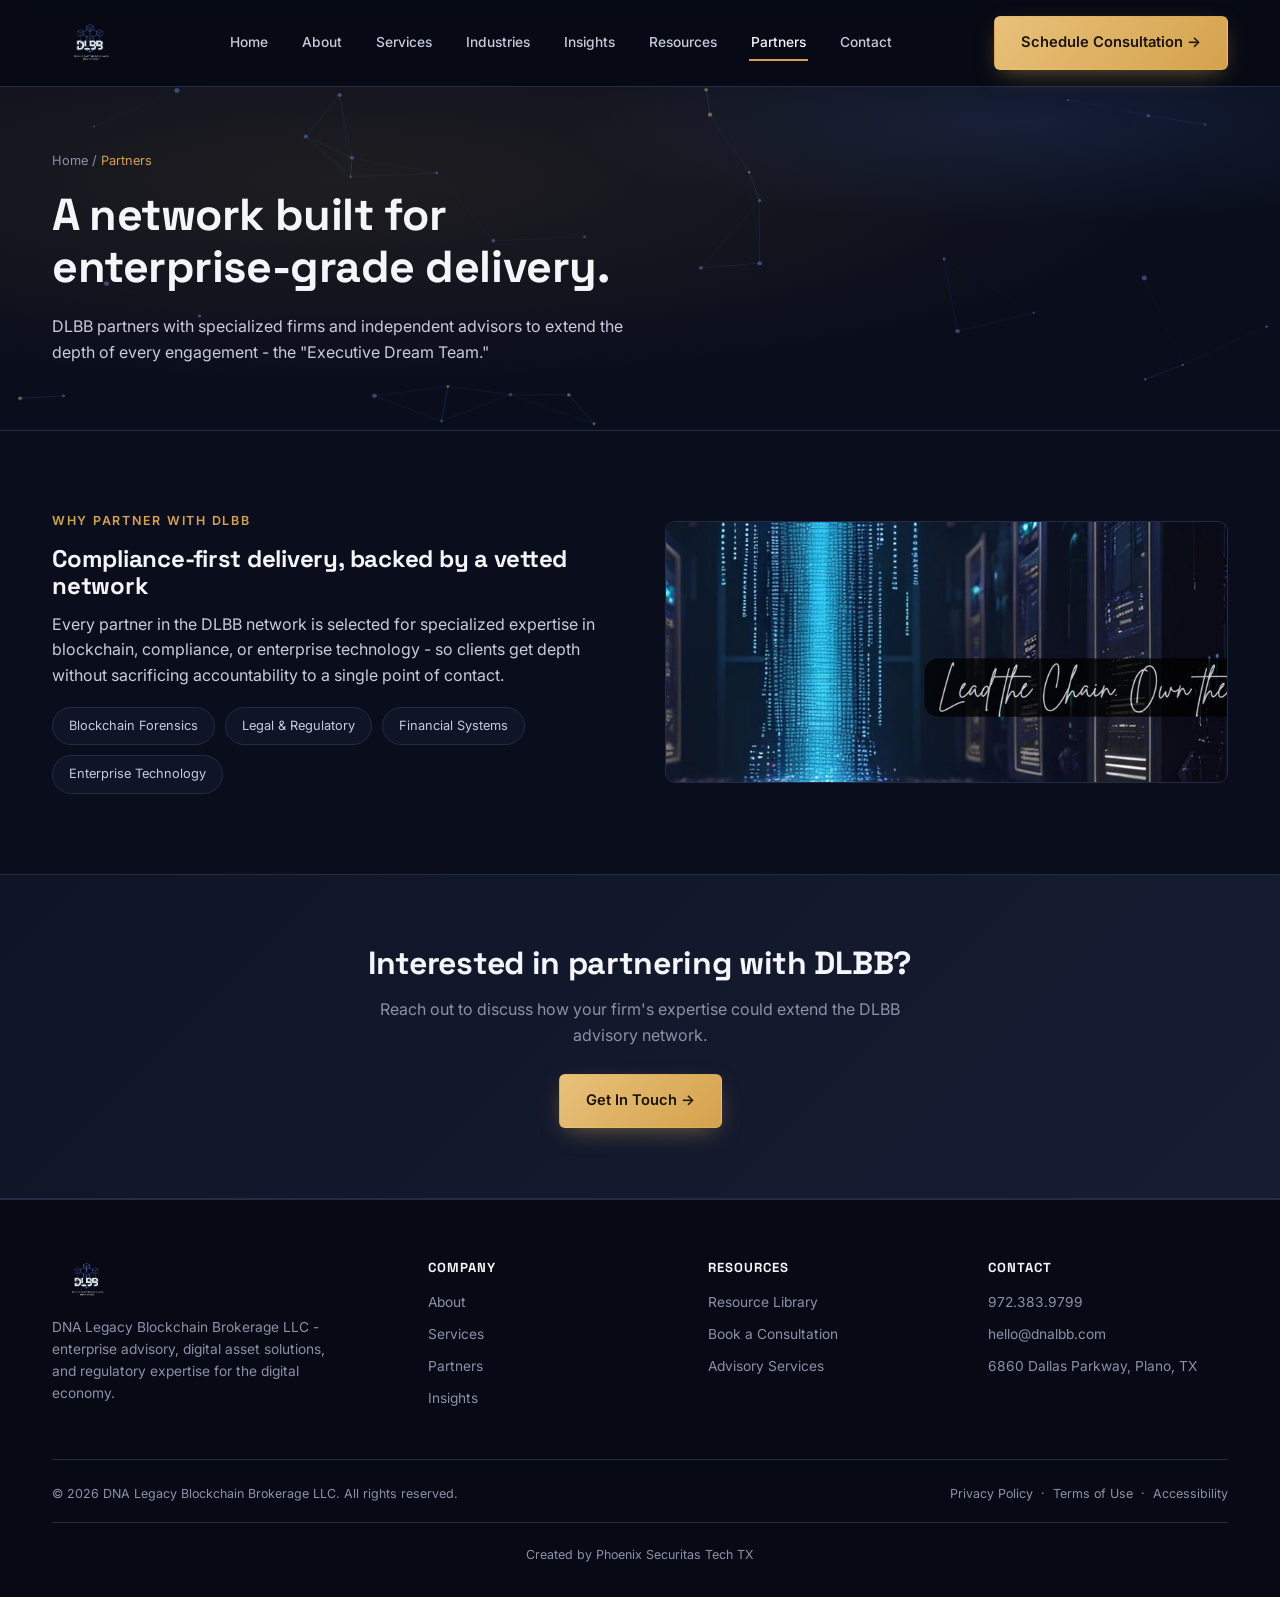
<file: partners.html>
<!doctype html>
<html lang="en">
<head>
<meta charset="utf-8">
<meta name="viewport" content="width=device-width, initial-scale=1">
<title>Partners | DLBB - DNA Legacy Blockchain Brokerage</title>
<meta name="description" content="Learn about DLBB's network of specialized advisory partners - the Executive Dream Team.">
<link rel="preconnect" href="https://fonts.googleapis.com">
<link href="https://fonts.googleapis.com/css2?family=Space+Grotesk:wght@500;600;700&family=Inter:wght@400;500;600;700&family=Dancing+Script:wght@600;700&display=swap" rel="stylesheet">
<link rel="stylesheet" href="assets/style.css">
</head>
<body>
<a class="skip-link" href="#main-content">Skip to main content</a>
<header class="site">
  <div class="nav-row">
    <a class="brand" href="index.html">
      <img src="assets/logo.png" alt="DLBB - DNA Legacy Blockchain Brokerage logo">
    </a>
    <nav class="primary" id="primary-nav" aria-label="Primary navigation">
      <a href="index.html">Home</a>
      <a href="about.html">About</a>
      <a href="services.html">Services</a>
      <a href="industries.html">Industries</a>
      <a href="insights.html">Insights</a>
      <a href="resources.html">Resources</a>
      <a href="partners.html" class="active" aria-current="page">Partners</a>
      <a href="contact.html">Contact</a>
      <a href="contact.html" class="mobile-cta btn btn-gold">Schedule Consultation &rarr;</a>
    </nav>
    <div class="nav-cta">
      <a class="btn btn-gold" href="contact.html">Schedule Consultation &rarr;</a>
    </div>
    <button class="mobile-toggle" id="menu-toggle" aria-label="Open menu" aria-controls="primary-nav" aria-expanded="false">
      <span class="hamburger"></span>
    </button>
  </div>
</header>
<main id="main-content" tabindex="-1">

<section class="page-hero">
  <div class="wrap">
    <div class="breadcrumb"><a href="index.html">Home</a> / <span class="accent">Partners</span></div>
    <h1>A network built for enterprise-grade delivery.</h1>
    <p>DLBB partners with specialized firms and independent advisors to extend the depth of every engagement - the "Executive Dream Team."</p>
  </div>
</section>

<section>
  <div class="wrap two-col">
    <div>
      <span class="eyebrow">Why Partner With DLBB</span>
      <h2>Compliance-first delivery, backed by a vetted network</h2>
      <p>Every partner in the DLBB network is selected for specialized expertise in blockchain, compliance, or enterprise technology - so clients get depth without sacrificing accountability to a single point of contact.</p>
      <div class="pill-list">
        <span class="pill">Blockchain Forensics</span>
        <span class="pill">Legal &amp; Regulatory</span>
        <span class="pill">Financial Systems</span>
        <span class="pill">Enterprise Technology</span>
      </div>
    </div>
    <div class="banner-block">
      <img src="assets/banner.jpg" alt="Illuminated data stream through a server hall">
    </div>
  </div>
</section>

<section class="cta-band">
  <div class="wrap">
    <h2>Interested in partnering with DLBB?</h2>
    <p>Reach out to discuss how your firm's expertise could extend the DLBB advisory network.</p>
    <a class="btn btn-gold" href="contact.html">Get In Touch &rarr;</a>
  </div>
</section>
</main>
<footer class="site">
  <div class="wrap">
    <div class="footer-grid">
      <div>
        <div class="brand" style="margin-bottom:16px;">
          <img src="assets/logo.png" alt="DLBB logo" style="height:40px;">
        </div>
        <p style="font-size:.86rem;color:var(--text-low);max-width:32ch;">DNA Legacy Blockchain Brokerage LLC - enterprise advisory, digital asset solutions, and regulatory expertise for the digital economy.</p>
      </div>
      <div>
        <h4>Company</h4>
        <a href="about.html">About</a>
        <a href="services.html">Services</a>
        <a href="partners.html">Partners</a>
        <a href="insights.html">Insights</a>
      </div>
      <div>
        <h4>Resources</h4>
        <a href="resources.html">Resource Library</a>
        <a href="contact.html">Book a Consultation</a>
        <a href="index.html#services">Advisory Services</a>
      </div>
      <div>
        <h4>Contact</h4>
        <a href="tel:9723839799">972.383.9799</a>
        <a href="mailto:hello@dnalbb.com">hello@dnalbb.com</a>
        <a href="contact.html">6860 Dallas Parkway, Plano, TX</a>
      </div>
    </div>
    <div class="footer-bottom">
      <span>&copy; 2026 DNA Legacy Blockchain Brokerage LLC. All rights reserved.</span>
      <span>
        <a href="#">Privacy Policy</a> &nbsp;&middot;&nbsp;
        <a href="#">Terms of Use</a> &nbsp;&middot;&nbsp;
        <a href="#">Accessibility</a>
      </span>
    </div>
    <div class="footer-credit">
      <a href="https://tree.phoenixsecuritas.com" target="_blank" rel="noopener">Created by Phoenix Securitas Tech TX</a>
    </div>
  </div>
</footer>
<script src="assets/script.js" defer></script>
</body>
</html>
</file>
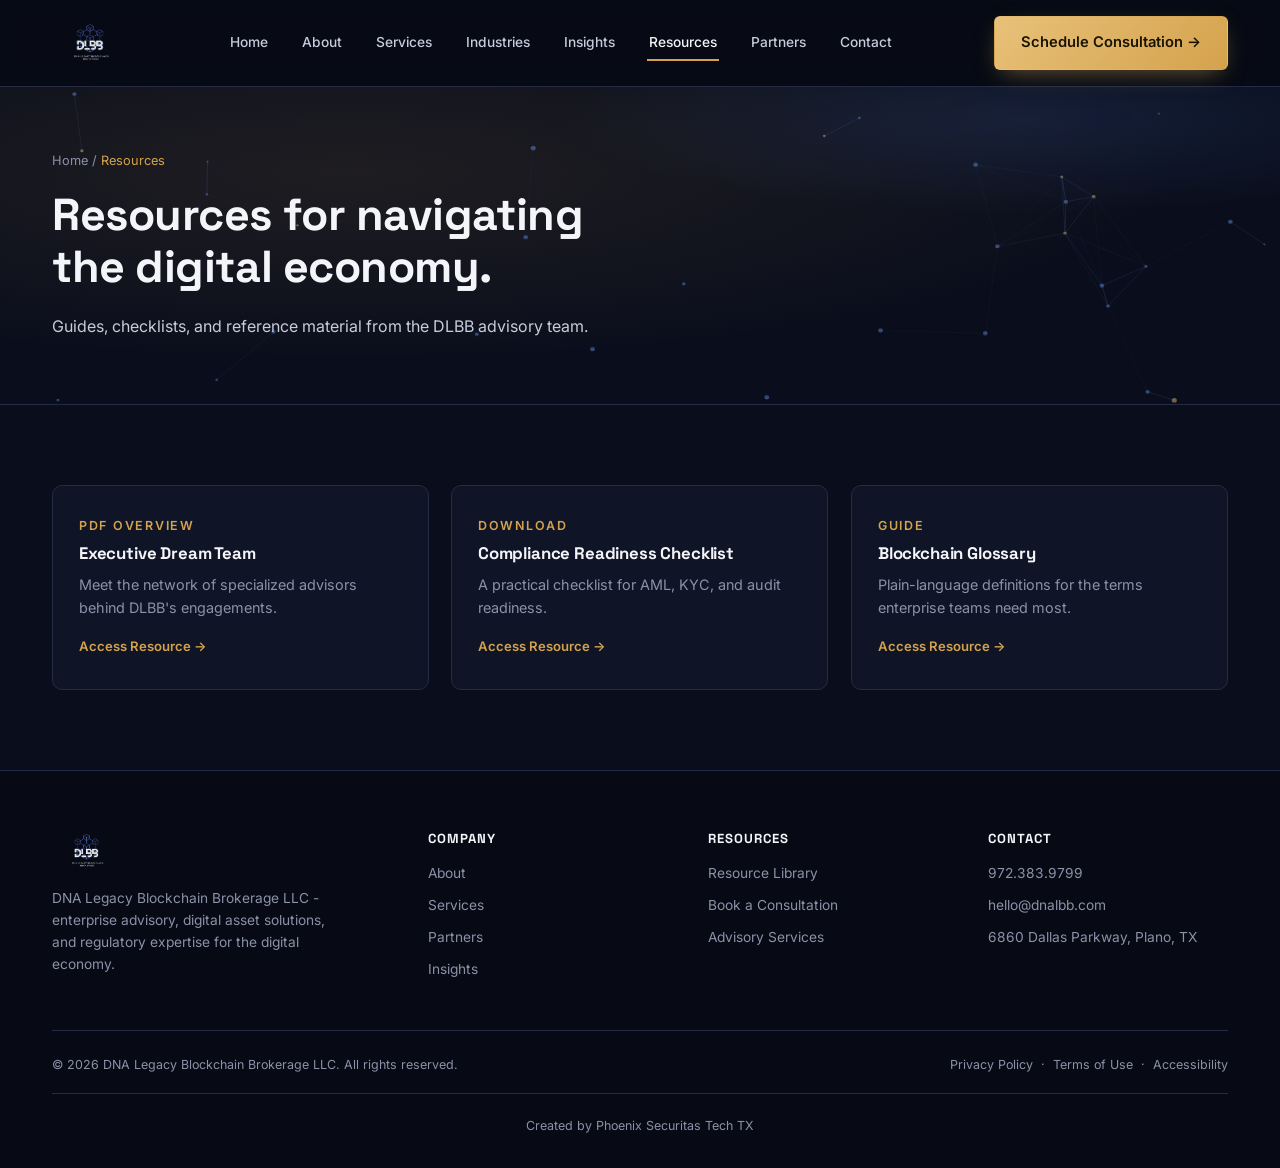
<file: resources.html>
<!doctype html>
<html lang="en">
<head>
<meta charset="utf-8">
<meta name="viewport" content="width=device-width, initial-scale=1">
<title>Resources | DLBB - DNA Legacy Blockchain Brokerage</title>
<meta name="description" content="Guides, checklists, and reference material from DLBB's blockchain advisory team.">
<link rel="preconnect" href="https://fonts.googleapis.com">
<link href="https://fonts.googleapis.com/css2?family=Space+Grotesk:wght@500;600;700&family=Inter:wght@400;500;600;700&family=Dancing+Script:wght@600;700&display=swap" rel="stylesheet">
<link rel="stylesheet" href="assets/style.css">
</head>
<body>
<a class="skip-link" href="#main-content">Skip to main content</a>
<header class="site">
  <div class="nav-row">
    <a class="brand" href="index.html">
      <img src="assets/logo.png" alt="DLBB - DNA Legacy Blockchain Brokerage logo">
    </a>
    <nav class="primary" id="primary-nav" aria-label="Primary navigation">
      <a href="index.html">Home</a>
      <a href="about.html">About</a>
      <a href="services.html">Services</a>
      <a href="industries.html">Industries</a>
      <a href="insights.html">Insights</a>
      <a href="resources.html" class="active" aria-current="page">Resources</a>
      <a href="partners.html">Partners</a>
      <a href="contact.html">Contact</a>
      <a href="contact.html" class="mobile-cta btn btn-gold">Schedule Consultation &rarr;</a>
    </nav>
    <div class="nav-cta">
      <a class="btn btn-gold" href="contact.html">Schedule Consultation &rarr;</a>
    </div>
    <button class="mobile-toggle" id="menu-toggle" aria-label="Open menu" aria-controls="primary-nav" aria-expanded="false">
      <span class="hamburger"></span>
    </button>
  </div>
</header>
<main id="main-content" tabindex="-1">

<section class="page-hero">
  <div class="wrap">
    <div class="breadcrumb"><a href="index.html">Home</a> / <span class="accent">Resources</span></div>
    <h1>Resources for navigating the digital economy.</h1>
    <p>Guides, checklists, and reference material from the DLBB advisory team.</p>
  </div>
</section>

<section>
  <div class="wrap">
    <div class="grid grid-3">
    <div class="card">
      <span class="eyebrow" style="margin-bottom:8px;">PDF Overview</span>
      <h3>Executive Dream Team</h3>
      <p>Meet the network of specialized advisors behind DLBB's engagements.</p>
      <a class="learn" href="#">Access Resource &rarr;</a>
    </div>
    <div class="card">
      <span class="eyebrow" style="margin-bottom:8px;">Download</span>
      <h3>Compliance Readiness Checklist</h3>
      <p>A practical checklist for AML, KYC, and audit readiness.</p>
      <a class="learn" href="#">Access Resource &rarr;</a>
    </div>
    <div class="card">
      <span class="eyebrow" style="margin-bottom:8px;">Guide</span>
      <h3>Blockchain Glossary</h3>
      <p>Plain-language definitions for the terms enterprise teams need most.</p>
      <a class="learn" href="#">Access Resource &rarr;</a>
    </div>
  </div>

  </div>
</section>
</main>
<footer class="site">
  <div class="wrap">
    <div class="footer-grid">
      <div>
        <div class="brand" style="margin-bottom:16px;">
          <img src="assets/logo.png" alt="DLBB logo" style="height:40px;">
        </div>
        <p style="font-size:.86rem;color:var(--text-low);max-width:32ch;">DNA Legacy Blockchain Brokerage LLC - enterprise advisory, digital asset solutions, and regulatory expertise for the digital economy.</p>
      </div>
      <div>
        <h4>Company</h4>
        <a href="about.html">About</a>
        <a href="services.html">Services</a>
        <a href="partners.html">Partners</a>
        <a href="insights.html">Insights</a>
      </div>
      <div>
        <h4>Resources</h4>
        <a href="resources.html">Resource Library</a>
        <a href="contact.html">Book a Consultation</a>
        <a href="index.html#services">Advisory Services</a>
      </div>
      <div>
        <h4>Contact</h4>
        <a href="tel:9723839799">972.383.9799</a>
        <a href="mailto:hello@dnalbb.com">hello@dnalbb.com</a>
        <a href="contact.html">6860 Dallas Parkway, Plano, TX</a>
      </div>
    </div>
    <div class="footer-bottom">
      <span>&copy; 2026 DNA Legacy Blockchain Brokerage LLC. All rights reserved.</span>
      <span>
        <a href="#">Privacy Policy</a> &nbsp;&middot;&nbsp;
        <a href="#">Terms of Use</a> &nbsp;&middot;&nbsp;
        <a href="#">Accessibility</a>
      </span>
    </div>
    <div class="footer-credit">
      <a href="https://tree.phoenixsecuritas.com" target="_blank" rel="noopener">Created by Phoenix Securitas Tech TX</a>
    </div>
  </div>
</footer>
<script src="assets/script.js" defer></script>
</body>
</html>
</file>
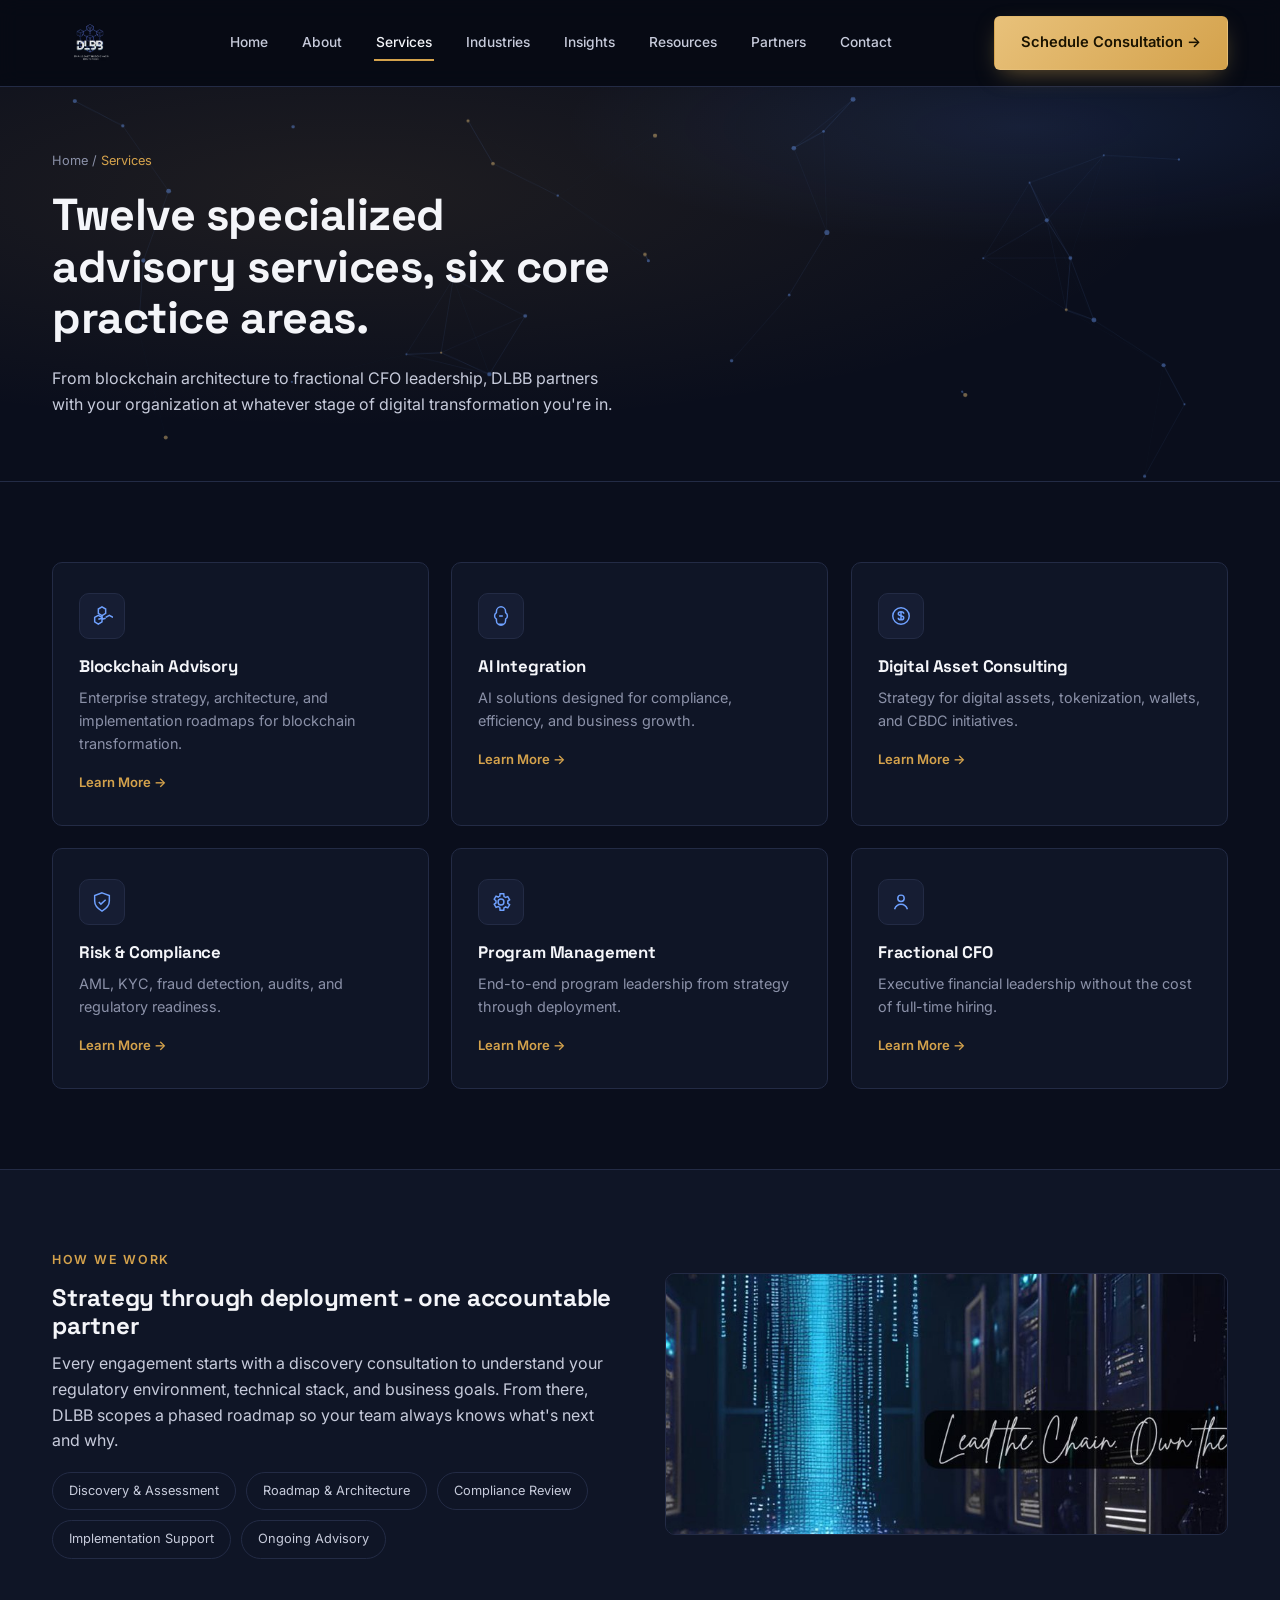
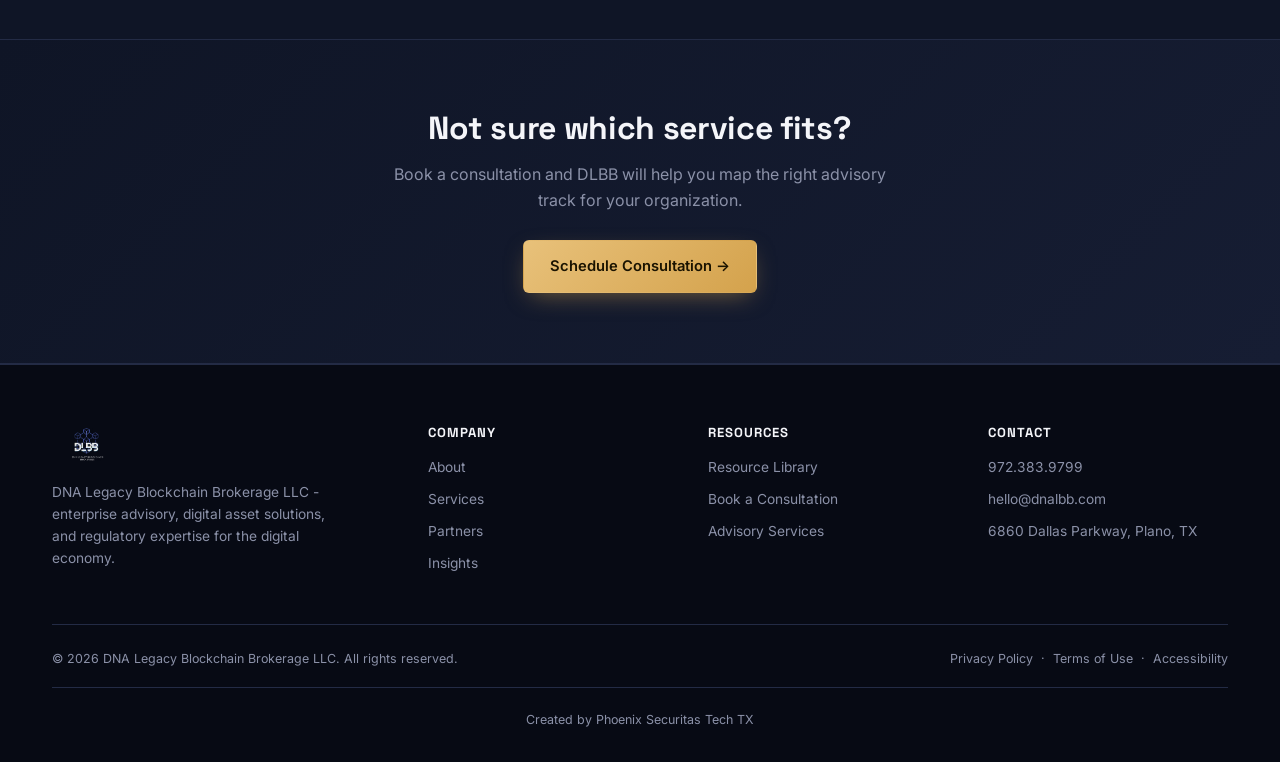
<file: services.html>
<!doctype html>
<html lang="en">
<head>
<meta charset="utf-8">
<meta name="viewport" content="width=device-width, initial-scale=1">
<title>Services | DLBB - DNA Legacy Blockchain Brokerage</title>
<meta name="description" content="Blockchain advisory, AI integration, digital asset consulting, risk & compliance, program management, and fractional CFO services.">
<link rel="preconnect" href="https://fonts.googleapis.com">
<link href="https://fonts.googleapis.com/css2?family=Space+Grotesk:wght@500;600;700&family=Inter:wght@400;500;600;700&family=Dancing+Script:wght@600;700&display=swap" rel="stylesheet">
<link rel="stylesheet" href="assets/style.css">
</head>
<body>
<a class="skip-link" href="#main-content">Skip to main content</a>
<header class="site">
  <div class="nav-row">
    <a class="brand" href="index.html">
      <img src="assets/logo.png" alt="DLBB - DNA Legacy Blockchain Brokerage logo">
    </a>
    <nav class="primary" id="primary-nav" aria-label="Primary navigation">
      <a href="index.html">Home</a>
      <a href="about.html">About</a>
      <a href="services.html" class="active" aria-current="page">Services</a>
      <a href="industries.html">Industries</a>
      <a href="insights.html">Insights</a>
      <a href="resources.html">Resources</a>
      <a href="partners.html">Partners</a>
      <a href="contact.html">Contact</a>
      <a href="contact.html" class="mobile-cta btn btn-gold">Schedule Consultation &rarr;</a>
    </nav>
    <div class="nav-cta">
      <a class="btn btn-gold" href="contact.html">Schedule Consultation &rarr;</a>
    </div>
    <button class="mobile-toggle" id="menu-toggle" aria-label="Open menu" aria-controls="primary-nav" aria-expanded="false">
      <span class="hamburger"></span>
    </button>
  </div>
</header>
<main id="main-content" tabindex="-1">

<section class="page-hero">
  <div class="wrap">
    <div class="breadcrumb"><a href="index.html">Home</a> / <span class="accent">Services</span></div>
    <h1>Twelve specialized advisory services, six core practice areas.</h1>
    <p>From blockchain architecture to fractional CFO leadership, DLBB partners with your organization at whatever stage of digital transformation you're in.</p>
  </div>
</section>

<section>
  <div class="wrap">
    <div class="grid grid-3">
    <div class="card">
      <div class="icon"><svg width="22" height="22" viewBox="0 0 24 24" fill="none" stroke="currentColor" stroke-width="1.6"><path d="M12 2l4 2.4v4.8L12 11.6 8 9.2V4.4L12 2z"/><path d="M4 13.6l4-2.4 4 2.4v4.8l-4 2.4-4-2.4v-4.8z"/><path d="M16 13.6l4-2.4 4 2.4"/><path d="M12 11.6v3.6M8 15.6l4-1.2M16 14.4l-4 1.2"/></svg></div>
      <h3>Blockchain Advisory</h3>
      <p>Enterprise strategy, architecture, and implementation roadmaps for blockchain transformation.</p>
      <a class="learn" href="services.html">Learn More &rarr;</a>
    </div>
    <div class="card">
      <div class="icon"><svg width="22" height="22" viewBox="0 0 24 24" fill="none" stroke="currentColor" stroke-width="1.6"><path d="M12 2a5 5 0 0 0-5 5v1.3A4 4 0 0 0 5 12a4 4 0 0 0 2 3.5V17a5 5 0 0 0 10 0v-1.5A4 4 0 0 0 19 12a4 4 0 0 0-2-3.7V7a5 5 0 0 0-5-5z"/><path d="M9 21h6M10 12h4"/></svg></div>
      <h3>AI Integration</h3>
      <p>AI solutions designed for compliance, efficiency, and business growth.</p>
      <a class="learn" href="services.html">Learn More &rarr;</a>
    </div>
    <div class="card">
      <div class="icon"><svg width="22" height="22" viewBox="0 0 24 24" fill="none" stroke="currentColor" stroke-width="1.6"><circle cx="12" cy="12" r="9"/><path d="M12 7v10M15 9.5c0-1.4-1.3-2.2-3-2.2s-3 .9-3 2.2c0 3 6 1.3 6 4.3 0 1.4-1.3 2.4-3 2.4s-3-.9-3-2.3"/></svg></div>
      <h3>Digital Asset Consulting</h3>
      <p>Strategy for digital assets, tokenization, wallets, and CBDC initiatives.</p>
      <a class="learn" href="services.html">Learn More &rarr;</a>
    </div>
    <div class="card">
      <div class="icon"><svg width="22" height="22" viewBox="0 0 24 24" fill="none" stroke="currentColor" stroke-width="1.6"><path d="M12 2l8 3v6c0 5-3.4 8.4-8 11-4.6-2.6-8-6-8-11V5l8-3z"/><path d="M8.5 12l2.3 2.3L16 9.5"/></svg></div>
      <h3>Risk &amp; Compliance</h3>
      <p>AML, KYC, fraud detection, audits, and regulatory readiness.</p>
      <a class="learn" href="services.html">Learn More &rarr;</a>
    </div>
    <div class="card">
      <div class="icon"><svg width="22" height="22" viewBox="0 0 24 24" fill="none" stroke="currentColor" stroke-width="1.6"><circle cx="12" cy="12" r="3.2"/><path d="M19.4 13a7.6 7.6 0 0 0 0-2l2-1.5-2-3.4-2.4 1a7.6 7.6 0 0 0-1.7-1L15 3h-4l-.3 2.6a7.6 7.6 0 0 0-1.7 1l-2.4-1-2 3.4L6.6 11a7.6 7.6 0 0 0 0 2l-2 1.5 2 3.4 2.4-1a7.6 7.6 0 0 0 1.7 1L11 21h4l.3-2.6a7.6 7.6 0 0 0 1.7-1l2.4 1 2-3.4-2-1.5z"/></svg></div>
      <h3>Program Management</h3>
      <p>End-to-end program leadership from strategy through deployment.</p>
      <a class="learn" href="services.html">Learn More &rarr;</a>
    </div>
    <div class="card">
      <div class="icon"><svg width="22" height="22" viewBox="0 0 24 24" fill="none" stroke="currentColor" stroke-width="1.6"><circle cx="12" cy="8" r="3.5"/><path d="M5 20c1.2-3.6 4-5.5 7-5.5s5.8 1.9 7 5.5"/></svg></div>
      <h3>Fractional CFO</h3>
      <p>Executive financial leadership without the cost of full-time hiring.</p>
      <a class="learn" href="services.html">Learn More &rarr;</a>
    </div>
  </div>

  </div>
</section>

<section style="background:var(--navy-800);border-top:1px solid var(--panel-border);">
  <div class="wrap two-col">
    <div>
      <span class="eyebrow">How We Work</span>
      <h2>Strategy through deployment - one accountable partner</h2>
      <p>Every engagement starts with a discovery consultation to understand your regulatory environment, technical stack, and business goals. From there, DLBB scopes a phased roadmap so your team always knows what's next and why.</p>
      <div class="pill-list">
        <span class="pill">Discovery &amp; Assessment</span>
        <span class="pill">Roadmap &amp; Architecture</span>
        <span class="pill">Compliance Review</span>
        <span class="pill">Implementation Support</span>
        <span class="pill">Ongoing Advisory</span>
      </div>
    </div>
    <div class="banner-block">
      <img src="assets/banner.jpg" alt="Illuminated data stream through a server hall">
    </div>
  </div>
</section>

<section class="cta-band">
  <div class="wrap">
    <h2>Not sure which service fits?</h2>
    <p>Book a consultation and DLBB will help you map the right advisory track for your organization.</p>
    <a class="btn btn-gold" href="contact.html">Schedule Consultation &rarr;</a>
  </div>
</section>
</main>
<footer class="site">
  <div class="wrap">
    <div class="footer-grid">
      <div>
        <div class="brand" style="margin-bottom:16px;">
          <img src="assets/logo.png" alt="DLBB logo" style="height:40px;">
        </div>
        <p style="font-size:.86rem;color:var(--text-low);max-width:32ch;">DNA Legacy Blockchain Brokerage LLC - enterprise advisory, digital asset solutions, and regulatory expertise for the digital economy.</p>
      </div>
      <div>
        <h4>Company</h4>
        <a href="about.html">About</a>
        <a href="services.html">Services</a>
        <a href="partners.html">Partners</a>
        <a href="insights.html">Insights</a>
      </div>
      <div>
        <h4>Resources</h4>
        <a href="resources.html">Resource Library</a>
        <a href="contact.html">Book a Consultation</a>
        <a href="index.html#services">Advisory Services</a>
      </div>
      <div>
        <h4>Contact</h4>
        <a href="tel:9723839799">972.383.9799</a>
        <a href="mailto:hello@dnalbb.com">hello@dnalbb.com</a>
        <a href="contact.html">6860 Dallas Parkway, Plano, TX</a>
      </div>
    </div>
    <div class="footer-bottom">
      <span>&copy; 2026 DNA Legacy Blockchain Brokerage LLC. All rights reserved.</span>
      <span>
        <a href="#">Privacy Policy</a> &nbsp;&middot;&nbsp;
        <a href="#">Terms of Use</a> &nbsp;&middot;&nbsp;
        <a href="#">Accessibility</a>
      </span>
    </div>
    <div class="footer-credit">
      <a href="https://tree.phoenixsecuritas.com" target="_blank" rel="noopener">Created by Phoenix Securitas Tech TX</a>
    </div>
  </div>
</footer>
<script src="assets/script.js" defer></script>
</body>
</html>
</file>
<file: assets/style.css>
/* ============================================================
   DLBB — DNA Legacy Blockchain Brokerage
   Design tokens
   ============================================================ */
:root{
  --navy-950:#070a14;
  --navy-900:#0a0e1c;
  --navy-800:#0f1526;
  --navy-700:#161d33;
  --panel-border:#232b45;
  --gold:#d4a24c;
  --gold-bright:#e8c17a;
  --blue:#4f7fe0;
  --blue-bright:#6fa1ff;
  --violet:#a78bfa;
  --text-hi:#f4f5f9;
  --text-mid:#c7cbdb;
  --text-low:#8b91a8;
  --font-display:"Space Grotesk", "Segoe UI", sans-serif;
  --font-body:"Inter", "Segoe UI", sans-serif;
  --font-script:"Dancing Script", cursive;
  --radius:10px;
  --max:1240px;
}

*{box-sizing:border-box;}
html{scroll-behavior:smooth;}
body{
  margin:0;
  background:var(--navy-900);
  color:var(--text-mid);
  font-family:var(--font-body);
  line-height:1.6;
  -webkit-font-smoothing:antialiased;
}
img{max-width:100%;display:block;}
a{color:inherit;text-decoration:none;}
h1,h2,h3,h4{
  font-family:var(--font-display);
  color:var(--text-hi);
  margin:0 0 .5em 0;
  line-height:1.15;
  letter-spacing:-0.01em;
}
p{margin:0 0 1em 0;}
.wrap{max-width:var(--max);margin:0 auto;padding:0 32px;}
.eyebrow{
  color:var(--gold);
  font-size:.78rem;
  font-weight:600;
  letter-spacing:.14em;
  text-transform:uppercase;
  margin-bottom:14px;
  display:block;
}
.accent{color:var(--gold-bright);}

/* Signature data-stream divider (echoes the server-hall banner motif) */
.stream-divider{
  position:relative;
  height:64px;
  margin:0 auto;
  width:2px;
  background:linear-gradient(180deg, transparent, var(--blue-bright) 30%, var(--gold) 70%, transparent);
  opacity:.7;
}

/* ---------- Buttons ---------- */
.btn{
  display:inline-flex;
  align-items:center;
  gap:8px;
  padding:14px 26px;
  border-radius:6px;
  font-weight:600;
  font-size:.92rem;
  font-family:var(--font-body);
  cursor:pointer;
  border:1px solid transparent;
  transition:transform .15s ease, box-shadow .15s ease, background .15s ease;
  white-space:nowrap;
}
.btn:hover{transform:translateY(-1px);}
.btn-gold{
  background:linear-gradient(135deg, var(--gold-bright), var(--gold));
  color:#1a1300;
  box-shadow:0 8px 24px -8px rgba(212,162,76,.55);
}
.btn-gold:hover{box-shadow:0 10px 28px -6px rgba(212,162,76,.7);}
.btn-outline{
  background:transparent;
  border-color:var(--panel-border);
  color:var(--text-hi);
}
.btn-outline:hover{border-color:var(--gold);color:var(--gold-bright);}
.btn-ghost{
  border:1px solid var(--gold);
  color:var(--gold);
  padding:10px 20px;
  font-size:.82rem;
}

/* ---------- Header / Nav ---------- */
header.site{
  position:sticky;top:0;z-index:50;
  background:rgba(7,10,20,.9);
  backdrop-filter:blur(10px);
  border-bottom:1px solid var(--panel-border);
}
.nav-row{
  display:flex;align-items:center;justify-content:space-between;
  padding:16px 32px;max-width:var(--max);margin:0 auto;
  gap:24px;
}
.brand{display:flex;align-items:center;gap:10px;}
.brand img{height:44px;width:auto;}
nav.primary{display:flex;align-items:center;gap:30px;flex:1;justify-content:center;}
nav.primary a{
  font-size:.86rem;font-weight:500;color:var(--text-mid);
  padding:6px 2px;border-bottom:2px solid transparent;
  transition:color .15s, border-color .15s;
}
nav.primary a:hover, nav.primary a.active{color:var(--text-hi);border-color:var(--gold);}
.nav-cta{flex-shrink:0;}
.mobile-toggle{
  display:none;background:none;border:1px solid var(--panel-border);color:var(--text-hi);
  padding:9px 11px;border-radius:6px;cursor:pointer;
}
.mobile-toggle .hamburger,
.mobile-toggle .hamburger::before,
.mobile-toggle .hamburger::after{
  display:block;width:18px;height:2px;background:var(--text-hi);border-radius:2px;position:relative;
  transition:transform .2s ease, opacity .2s ease, background .2s ease;
}
.mobile-toggle .hamburger::before, .mobile-toggle .hamburger::after{content:"";position:absolute;left:0;}
.mobile-toggle .hamburger::before{top:-6px;}
.mobile-toggle .hamburger::after{top:6px;}
.mobile-toggle[aria-expanded="true"] .hamburger{background:transparent;}
.mobile-toggle[aria-expanded="true"] .hamburger::before{top:0;transform:rotate(45deg);background:var(--gold-bright);}
.mobile-toggle[aria-expanded="true"] .hamburger::after{top:0;transform:rotate(-45deg);background:var(--gold-bright);}

.mobile-cta{display:none;}

@media (max-width:980px){
  nav.primary{
    display:flex;flex-direction:column;align-items:flex-start;gap:2px;
    position:absolute;top:100%;left:0;right:0;
    background:var(--navy-900);border-bottom:1px solid var(--panel-border);
    padding:10px 32px 18px;
    max-height:0;overflow:hidden;opacity:0;
    transition:max-height .3s ease, opacity .25s ease;
  }
  nav.primary.open{max-height:480px;opacity:1;}
  nav.primary a{width:100%;padding:12px 0;border-bottom:1px solid var(--panel-border);}
  .mobile-toggle{display:flex;align-items:center;justify-content:center;}
  header.site{position:sticky;}
  .nav-row{position:relative;}
  .mobile-cta{
    display:inline-flex;width:100%;justify-content:center;
    margin-top:14px;border-bottom:none;padding:14px 26px;
  }
}

/* Below this width the header CTA button collides with the logo + menu
   button, so it moves into the mobile nav dropdown (.mobile-cta) instead. */
@media (max-width:560px){
  .nav-cta{display:none;}
}

/* ---------- Scroll reveal (progressive enhancement — added via JS) ---------- */
.reveal{
  opacity:0;
  transform:translateY(26px);
  transition:opacity .7s cubic-bezier(.2,.7,.3,1), transform .7s cubic-bezier(.2,.7,.3,1);
}
.reveal.in-view{opacity:1;transform:translateY(0);}
@media (prefers-reduced-motion: reduce){
  .reveal{opacity:1 !important;transform:none !important;transition:none !important;}
}

/* ---------- Animated hero background + particle canvas ---------- */
.hero, .page-hero{position:relative;isolation:isolate;}
.hero::before, .page-hero::before{
  content:"";position:absolute;inset:0;z-index:0;
  background:
    radial-gradient(ellipse 60% 55% at 15% 15%, rgba(212,162,76,.10), transparent 60%),
    radial-gradient(ellipse 65% 60% at 85% 85%, rgba(79,127,224,.14), transparent 60%);
  background-size:180% 180%;
  animation:heroDrift 22s ease-in-out infinite alternate;
}
@keyframes heroDrift{
  0%{background-position:0% 0%, 100% 100%;}
  100%{background-position:30% 20%, 70% 80%;}
}
.hero-canvas{
  position:absolute;inset:0;z-index:0;width:100%;height:100%;
  opacity:.55;pointer-events:none;
}
.hero .wrap, .hero .tagline-bar, .page-hero .wrap{position:relative;z-index:1;}
@media (prefers-reduced-motion: reduce){
  .hero::before, .page-hero::before{animation:none;}
}

/* ---------- Hero ---------- */
.hero{
  position:relative;
  overflow:hidden;
  padding:80px 0 60px;
  background:
    radial-gradient(ellipse 70% 60% at 78% 20%, rgba(79,127,224,.16), transparent 60%),
    var(--navy-900);
  border-bottom:1px solid var(--panel-border);
}
.hero-grid{
  display:grid;grid-template-columns:minmax(0,1.1fr) minmax(0,.9fr);gap:48px;align-items:center;
}
@media (max-width:860px){
  .hero-grid{grid-template-columns:minmax(0,1fr);}
}
.hero h1{font-size:clamp(2.2rem, 4vw, 3.2rem);}
.hero p.lead{font-size:1.05rem;color:var(--text-mid);max-width:52ch;}
.hero-actions{display:flex;gap:16px;margin-top:28px;flex-wrap:wrap;}
.hero-photo{
  position:relative;border-radius:var(--radius);overflow:hidden;
  border:1px solid var(--panel-border);
}
.hero-photo img{width:100%;height:100%;object-fit:cover;object-position:center 12%;aspect-ratio:4/5;}
.hero-photo .caption{
  position:absolute;bottom:0;left:0;right:0;
  padding:22px 22px 18px;
  background:linear-gradient(0deg, rgba(7,10,20,.92), transparent);
}
.hero-photo .caption .sig{font-family:var(--font-script);font-size:1.7rem;color:var(--gold-bright);}
.hero-photo .caption .role{font-size:.85rem;color:var(--text-hi);font-weight:600;letter-spacing:.03em;}
.hero-photo .caption .sub{font-size:.74rem;color:var(--text-low);}

@media (max-width:860px){
  .hero-photo{
    display:flex;flex-direction:column;overflow:visible;border:none;
  }
  .hero-photo img{
    border-radius:var(--radius);border:1px solid var(--panel-border);
    aspect-ratio:4/4.2; /* shorter crop on mobile so the caption below doesn't push the photo too tall */
  }
  .hero-photo .caption{
    position:static;
    background:none;
    padding:16px 4px 0;
  }
}

.tagline-bar{
  margin:44px auto 0;
  max-width:640px;
  text-align:center;
  padding:16px 28px;
  border:1px solid var(--panel-border);
  border-radius:999px;
  background:var(--navy-800);
}
.tagline-bar span{font-family:var(--font-script);font-size:1.5rem;color:var(--text-hi);}

/* ---------- Stats bar ---------- */
.stats{
  background:var(--navy-800);
  border-bottom:1px solid var(--panel-border);
  padding:34px 0;
}
.stats-row{
  display:grid;grid-template-columns:repeat(5,minmax(0,1fr));gap:20px;
}
.stat{text-align:left;padding:0 12px;border-left:1px solid var(--panel-border);min-width:0;}
.stat:first-child{border-left:none;}
.stat .num{font-family:var(--font-display);font-size:1.7rem;color:var(--blue-bright);font-weight:700;overflow-wrap:anywhere;}
.stat .num.gold{color:var(--gold-bright);}
.stat .label{font-size:.76rem;color:var(--text-low);text-transform:uppercase;letter-spacing:.05em;}
@media (max-width:900px){.stats-row{grid-template-columns:repeat(2,minmax(0,1fr));}.stat{border-left:none;}}

/* ---------- Sections ---------- */
section{padding:80px 0;}
.section-head{max-width:640px;margin:0 auto 48px;text-align:center;}
.section-head h2{font-size:clamp(1.6rem,3vw,2.2rem);}
.section-head p{color:var(--text-low);}

/* ---------- Card grid ---------- */
.grid{display:grid;gap:22px;}
.grid-3{grid-template-columns:repeat(3,minmax(0,1fr));}
.grid-2{grid-template-columns:repeat(2,minmax(0,1fr));}
.grid > *{min-width:0;}
@media (max-width:900px){.grid-3,.grid-2{grid-template-columns:minmax(0,1fr);}}

.card{
  background:var(--navy-800);
  border:1px solid var(--panel-border);
  border-radius:var(--radius);
  padding:30px 26px;
  transition:border-color .2s, transform .2s;
}
.card{will-change:transform;}
.card:hover{border-color:var(--gold);transform:translateY(-5px);box-shadow:0 18px 34px -18px rgba(0,0,0,.6);}
.card:hover .icon{border-color:var(--gold);color:var(--gold-bright);transform:scale(1.06);}
.card .icon{transition:transform .2s ease, border-color .2s ease, color .2s ease;}
.card .learn{transition:gap .15s ease;display:inline-flex;align-items:center;gap:2px;}
.card:hover .learn{gap:8px;}
.card .icon{
  width:46px;height:46px;border-radius:10px;
  display:flex;align-items:center;justify-content:center;
  background:var(--navy-700);border:1px solid var(--panel-border);
  margin-bottom:18px;color:var(--blue-bright);
}
.card h3{font-size:1.05rem;margin-bottom:10px;}
.card p{font-size:.9rem;color:var(--text-low);margin-bottom:14px;}
.card .learn{font-size:.82rem;font-weight:600;color:var(--gold);}

/* ---------- Banner / image section ---------- */
.banner-block{
  position:relative;border-radius:var(--radius);overflow:hidden;
  border:1px solid var(--panel-border);
}
.banner-block img{width:100%;height:260px;object-fit:cover;}
.banner-block .overlay-tag{
  position:absolute;bottom:24px;right:24px;
  background:rgba(7,10,20,.85);border:1px solid var(--panel-border);
  padding:10px 22px;border-radius:999px;
  font-family:var(--font-script);font-size:1.3rem;color:var(--text-hi);
}

/* ---------- CTA band ---------- */
.cta-band{
  background:linear-gradient(135deg, var(--navy-800), var(--navy-700));
  border-top:1px solid var(--panel-border);
  border-bottom:1px solid var(--panel-border);
  text-align:center;
  padding:70px 0;
}
.cta-band h2{font-size:clamp(1.5rem,3vw,2rem);}
.cta-band p{color:var(--text-low);max-width:52ch;margin:0 auto 26px;}

/* ---------- Footer ---------- */
footer.site{background:var(--navy-950);padding:60px 0 30px;border-top:1px solid var(--panel-border);}
.footer-grid{display:grid;grid-template-columns:minmax(0,1.4fr) minmax(0,1fr) minmax(0,1fr) minmax(0,1fr);gap:40px;margin-bottom:40px;}
.footer-grid h4{font-size:.82rem;text-transform:uppercase;letter-spacing:.08em;color:var(--text-hi);margin-bottom:16px;}
.footer-grid a{display:block;font-size:.86rem;color:var(--text-low);margin-bottom:10px;}
.footer-grid a:hover{color:var(--gold-bright);}
@media (max-width:860px){.footer-grid{grid-template-columns:minmax(0,1fr) minmax(0,1fr);}}
@media (max-width:520px){.footer-grid{grid-template-columns:1fr;gap:28px;}}
.footer-bottom{
  border-top:1px solid var(--panel-border);
  padding-top:24px;
  display:flex;justify-content:space-between;align-items:center;flex-wrap:wrap;gap:12px;
  font-size:.78rem;color:var(--text-low);
}
.footer-bottom a{color:var(--text-low);}
.footer-bottom a:hover{color:var(--gold-bright);}
.footer-credit{
  text-align:center;padding-top:18px;margin-top:18px;
  border-top:1px solid var(--panel-border);
}
.footer-credit a{font-size:.78rem;color:var(--text-low);}
.footer-credit a:hover{color:var(--gold-bright);}

/* ---------- Page hero (interior pages) ---------- */
.page-hero{
  padding:64px 0 48px;
  background:radial-gradient(ellipse 60% 50% at 80% 10%, rgba(79,127,224,.14), transparent 60%), var(--navy-900);
  border-bottom:1px solid var(--panel-border);
}
.page-hero h1{font-size:clamp(2rem,3.6vw,2.8rem);max-width:20ch;}
.page-hero p{max-width:58ch;color:var(--text-mid);}
.breadcrumb{font-size:.8rem;color:var(--text-low);margin-bottom:18px;}
.breadcrumb .accent{color:var(--gold);}

/* ---------- Misc content blocks ---------- */
.two-col{display:grid;grid-template-columns:minmax(0,1fr) minmax(0,1fr);gap:50px;align-items:center;}
.two-col > *{min-width:0;}
@media (max-width:900px){.two-col{grid-template-columns:minmax(0,1fr);}}

.pill-list{display:flex;flex-wrap:wrap;gap:10px;margin-top:18px;}
.pill{
  border:1px solid var(--panel-border);border-radius:999px;
  padding:8px 16px;font-size:.8rem;color:var(--text-mid);background:var(--navy-800);
}

.quote-block{
  border-left:3px solid var(--gold);
  padding-left:24px;margin:30px 0;color:var(--text-hi);font-style:italic;font-size:1.05rem;
}

table.compare{width:100%;border-collapse:collapse;font-size:.88rem;}
table.compare th, table.compare td{
  border:1px solid var(--panel-border);padding:12px 16px;text-align:left;color:var(--text-mid);
}
table.compare th{background:var(--navy-800);color:var(--text-hi);}

.form-block{background:var(--navy-800);border:1px solid var(--panel-border);border-radius:var(--radius);padding:36px;}
.form-block label{display:block;font-size:.82rem;color:var(--text-low);margin:16px 0 6px;}
.form-block input, .form-block textarea, .form-block select{
  width:100%;padding:12px 14px;border-radius:6px;border:1px solid var(--panel-border);
  background:var(--navy-900);color:var(--text-hi);font-family:var(--font-body);font-size:.92rem;
}
.form-block input:focus, .form-block textarea:focus, .form-block select:focus{outline:2px solid var(--gold);outline-offset:1px;}

.contact-info-row{display:flex;gap:14px;align-items:flex-start;margin-bottom:22px;}
.contact-info-row .icon{
  width:38px;height:38px;flex-shrink:0;border-radius:8px;background:var(--navy-700);
  display:flex;align-items:center;justify-content:center;border:1px solid var(--panel-border);color:var(--gold);
}
.contact-info-row h4{margin:0 0 4px;font-size:.92rem;color:var(--text-hi);}
.contact-info-row p{margin:0;font-size:.86rem;color:var(--text-low);}

.reduced-motion-safe{transition:none !important;animation:none !important;}
@media (prefers-reduced-motion: reduce){
  *{transition:none !important;animation:none !important;scroll-behavior:auto !important;}
}

:focus-visible{outline:2px solid var(--gold-bright);outline-offset:2px;}

@media (max-width:400px){
  .wrap{padding:0 18px;}
  .nav-row{padding:14px 18px;}
  nav.primary{padding:10px 18px 18px;}
}

/* ---------- Skip link ---------- */
.skip-link{
  position:absolute;top:-60px;left:12px;z-index:200;
  background:var(--gold-bright);color:#1a1300;
  padding:12px 20px;border-radius:6px;font-weight:700;font-size:.88rem;
  transition:top .15s ease;
}
.skip-link:focus{top:12px;}

/* ---------- Explicit focus styling for form controls (incl. select) ---------- */
.form-block input:focus-visible,
.form-block textarea:focus-visible,
.form-block select:focus-visible{
  outline:2px solid var(--gold-bright);
  outline-offset:1px;
  border-color:var(--gold-bright);
}

/* ---------- Responsive tables (scrolls horizontally instead of breaking layout) ---------- */
.table-scroll{
  width:100%;
  overflow-x:auto;
  -webkit-overflow-scrolling:touch;
  border:1px solid var(--panel-border);
  border-radius:var(--radius);
}
.table-scroll table.compare{border:none;min-width:520px;}
.table-scroll table.compare th, .table-scroll table.compare td{border-left:none;border-right:none;}
</file>
